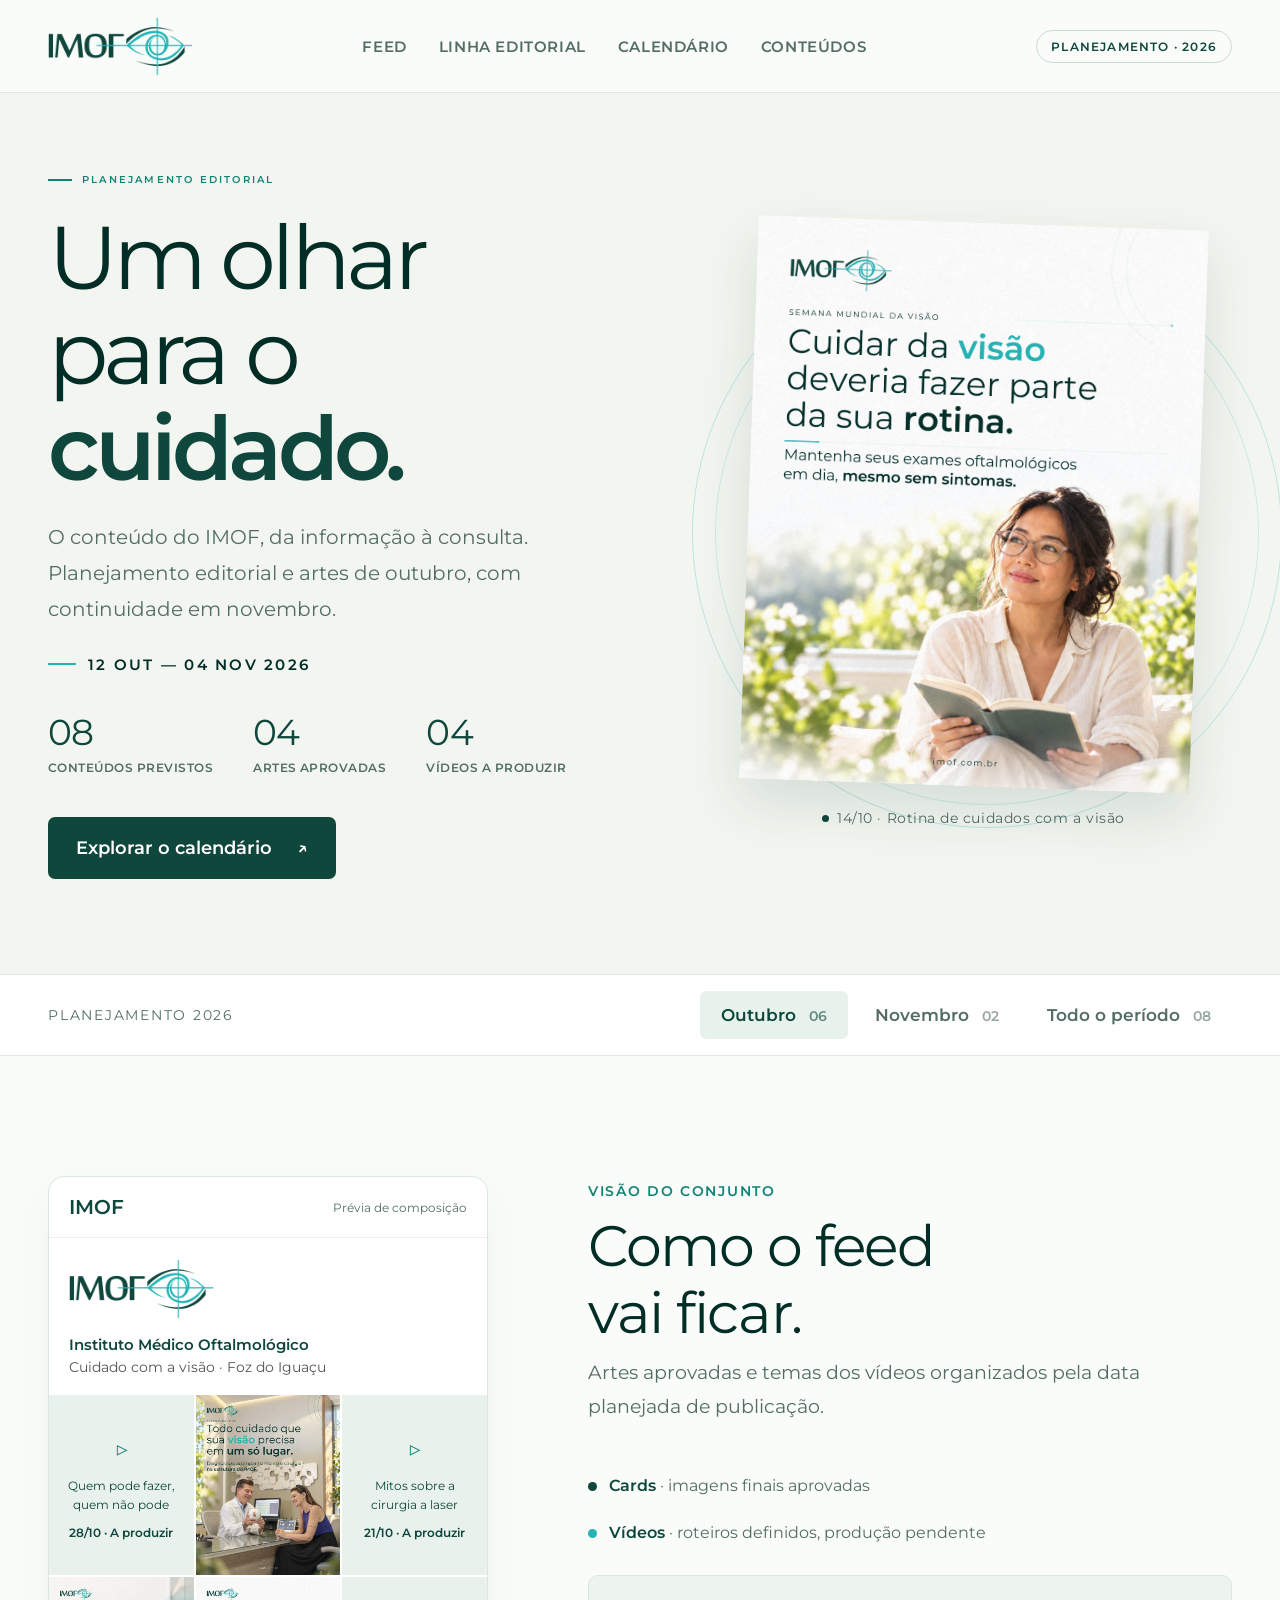
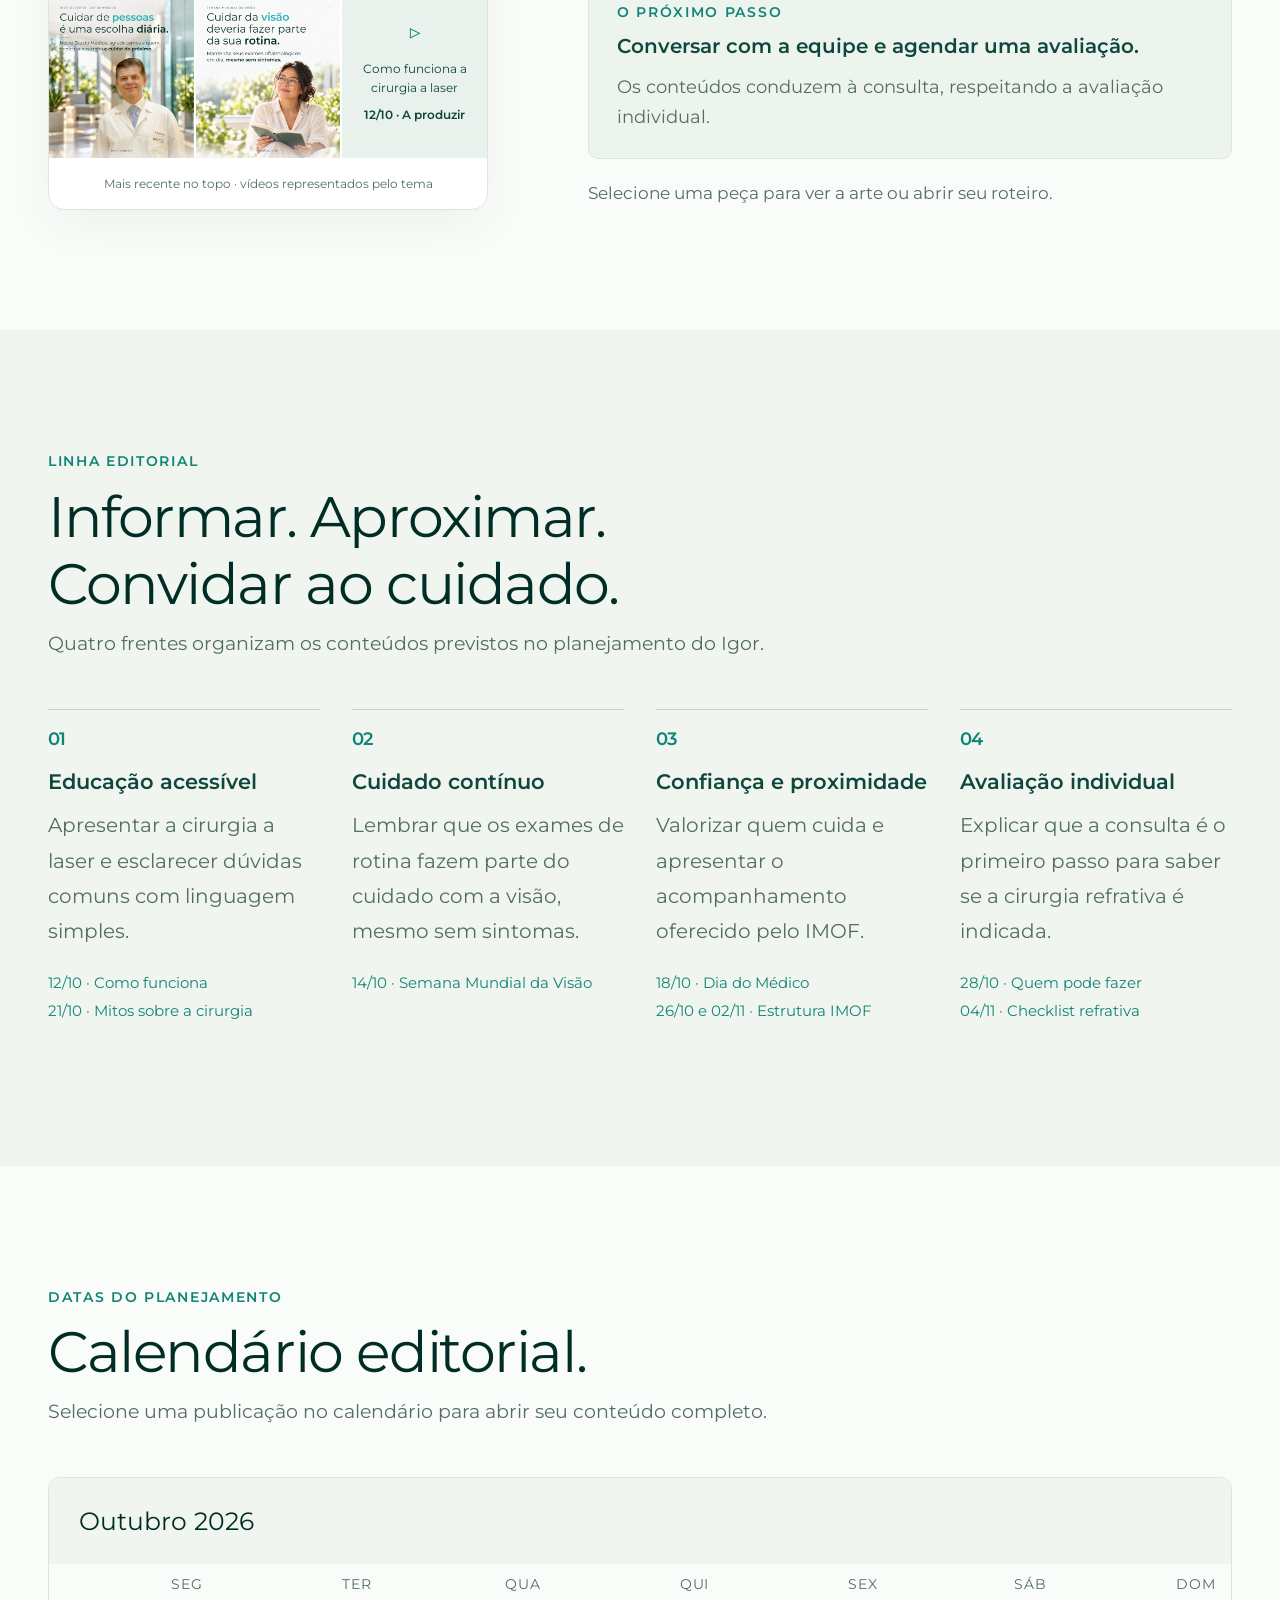
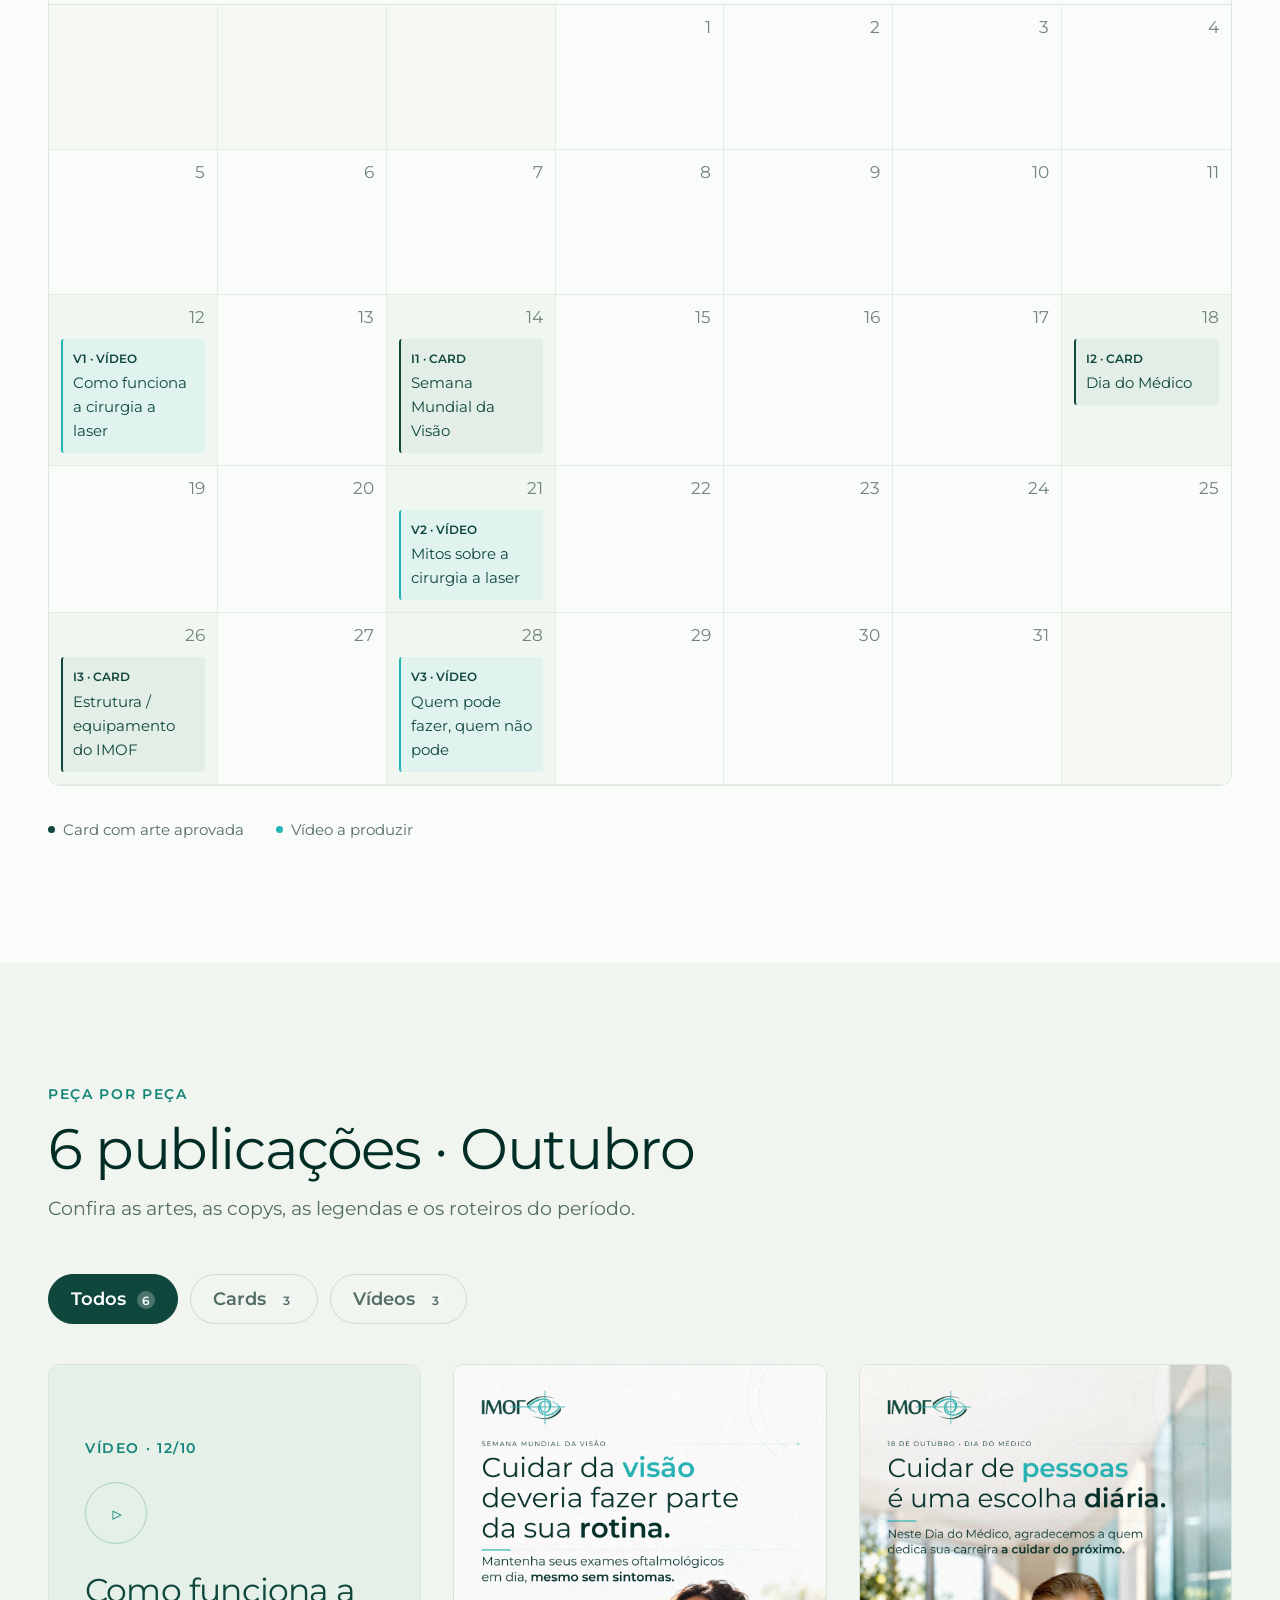
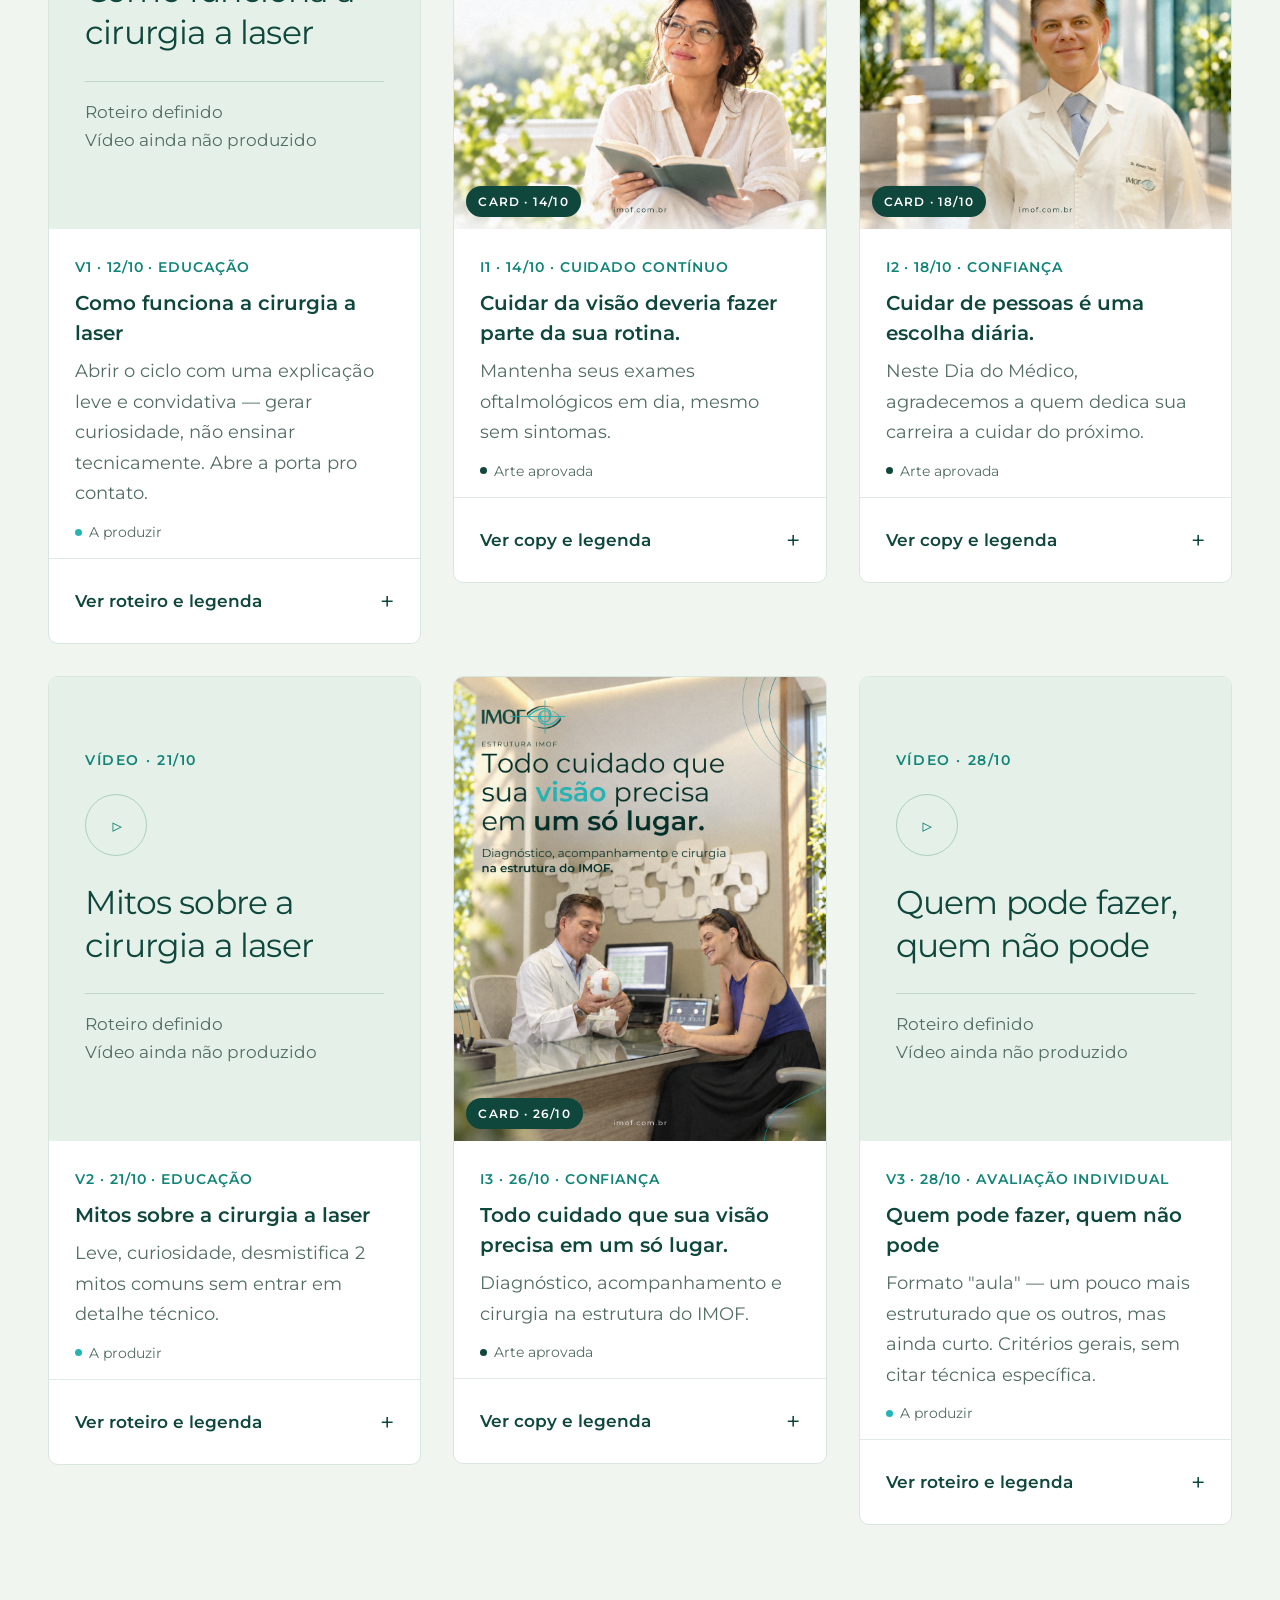
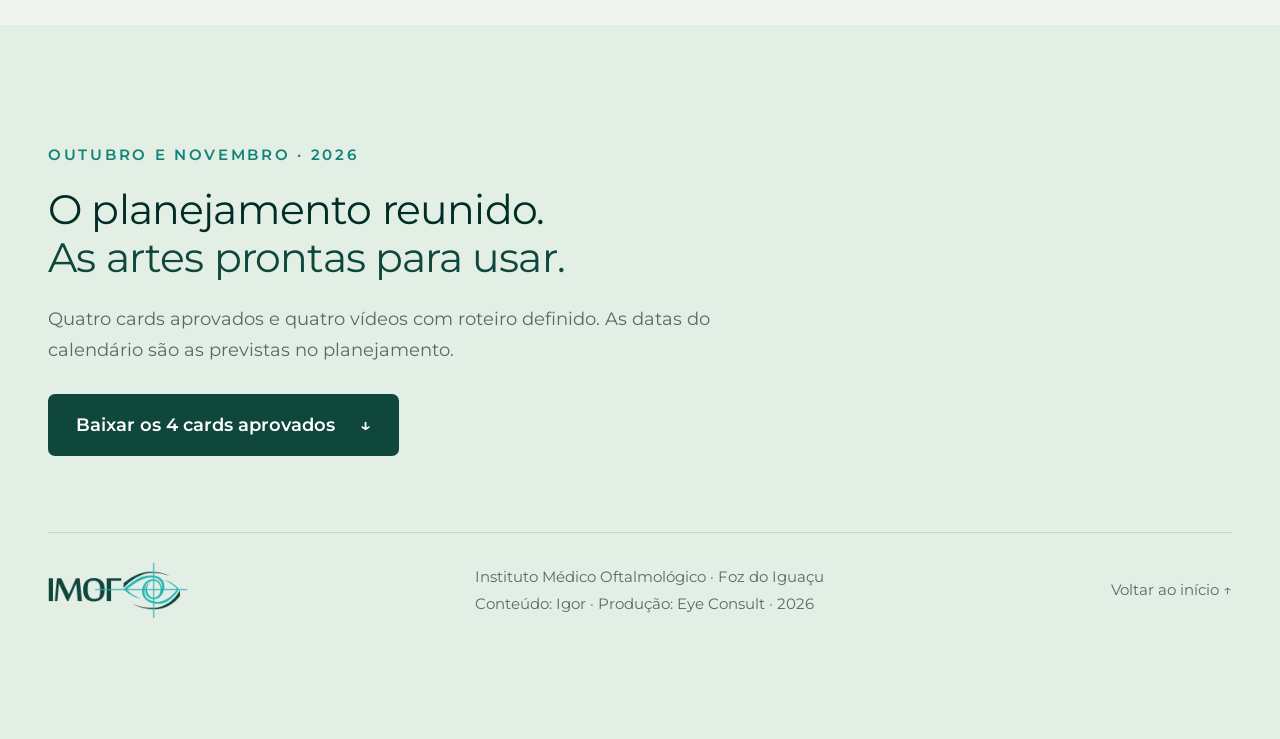
<file: out/index.html>
<!doctype html>
<html lang="pt-BR">
<head><meta charset="utf-8"><meta name="viewport" content="width=device-width,initial-scale=1"><meta name="theme-color" content="#0F473D"><meta name="description" content="Planejamento editorial IMOF: calendário, artes aprovadas, legendas e roteiros. Outubro e novembro de 2026."><title>IMOF · Calendário editorial · Outubro 2026</title><link rel="icon" href="assets/logo-imof.png"><link rel="stylesheet" href="assets/template.css"><link rel="stylesheet" href="assets/imof.css?v=4"><script src="assets/conteudos.js?v=4" defer></script><script src="assets/app.js?v=4" defer></script></head>
<body>
<a class="skip" href="#conteudos">Ir para conteúdos</a>
<nav class="nav" aria-label="Navegação principal"><a href="#hero" aria-label="IMOF, início"><img src="assets/logo-imof.png" alt="IMOF"></a><div class="nav-links" id="menu"><a href="#feed">Feed</a><a href="#estrategia">Linha editorial</a><a href="#calendario">Calendário</a><a href="#conteudos">Conteúdos</a></div><span class="nav-tag">Planejamento · 2026</span><button class="nav-burger" aria-label="Abrir menu" aria-expanded="false" aria-controls="menu"><span></span><span></span><span></span></button></nav>
<main>
<section id="hero"><div class="container hero-grid"><div class="hero-copy"><span class="eyebrow">PLANEJAMENTO EDITORIAL</span><h1>Um olhar<br>para o <em>cuidado.</em></h1><p class="sub">O conteúdo do IMOF, da informação à consulta. Planejamento editorial e artes de outubro, com continuidade em novembro.</p><div class="period"><span class="period-line"></span>12 OUT — 04 NOV 2026</div><div class="meta"><div class="meta-item"><span>08</span><span>Conteúdos previstos</span></div><div class="meta-item"><span>04</span><span>Artes aprovadas</span></div><div class="meta-item"><span>04</span><span>Vídeos a produzir</span></div></div><a class="cta-final" href="#calendario">Explorar o calendário <span aria-hidden="true">↗</span></a></div><div class="hero-art"><div class="orb" aria-hidden="true"></div><button class="hero-preview" data-lightbox="I1" aria-label="Ampliar arte sobre cuidados com a visão"><img src="assets/2026-10-14_I1_final.png" alt="Card aprovado: Cuidar da visão deveria fazer parte da sua rotina." width="1080" height="1350"></button><span class="art-caption"><span class="status-dot"></span>14/10 · Rotina de cuidados com a visão</span></div></div></section>
<div class="month-bar"><div class="container month-inner"><span class="month-label">PLANEJAMENTO 2026</span><div class="month-options" role="group" aria-label="Escolher período"><button class="active" data-month="10" aria-pressed="true">Outubro <span>06</span></button><button data-month="11" aria-pressed="false">Novembro <span>02</span></button><button data-month="all" aria-pressed="false">Todo o período <span>08</span></button></div></div></div>
<section id="feed"><div class="container"><div class="phone"><div class="phone-hd"><span class="uname">IMOF</span><span class="preview-label">Prévia de composição</span></div><div class="phone-bio"><img src="assets/logo-imof.png" alt="IMOF" width="115"><div class="nm">Instituto Médico Oftalmológico</div><div class="sp">Cuidado com a visão · Foz do Iguaçu</div></div><div class="pgrid" id="feed-grid"></div><div class="phone-note">Mais recente no topo · vídeos representados pelo tema</div></div><div class="feed-side"><div class="section-head"><span class="label">Visão do conjunto</span><h2>Como o feed<br>vai ficar.</h2><p>Artes aprovadas e temas dos vídeos organizados pela data planejada de publicação.</p></div><div class="feed-legend"><div class="fl-item"><span class="fl-dot" style="background:#0F473D"></span><span><strong>Cards</strong> · imagens finais aprovadas</span></div><div class="fl-item"><span class="fl-dot" style="background:#25B4B6"></span><span><strong>Vídeos</strong> · roteiros definidos, produção pendente</span></div></div><div class="cta-box"><div class="lbl">O próximo passo</div><strong>Conversar com a equipe e agendar uma avaliação.</strong><small>Os conteúdos conduzem à consulta, respeitando a avaliação individual.</small></div><p class="feed-help">Selecione uma peça para ver a arte ou abrir seu roteiro.</p></div></div></section>
<section id="estrategia"><div class="container"><div class="section-head"><span class="label">Linha editorial</span><h2>Informar. Aproximar.<br>Convidar ao cuidado.</h2><p>Quatro frentes organizam os conteúdos previstos no planejamento do Igor.</p></div><div class="pillars"><article class="pillar"><div class="p-num">01</div><h3>Educação acessível</h3><p class="desc">Apresentar a cirurgia a laser e esclarecer dúvidas comuns com linguagem simples.</p><span class="pillar-ref">12/10 · Como funciona<br>21/10 · Mitos sobre a cirurgia</span></article><article class="pillar"><div class="p-num">02</div><h3>Cuidado contínuo</h3><p class="desc">Lembrar que os exames de rotina fazem parte do cuidado com a visão, mesmo sem sintomas.</p><span class="pillar-ref">14/10 · Semana Mundial da Visão</span></article><article class="pillar"><div class="p-num">03</div><h3>Confiança e proximidade</h3><p class="desc">Valorizar quem cuida e apresentar o acompanhamento oferecido pelo IMOF.</p><span class="pillar-ref">18/10 · Dia do Médico<br>26/10 e 02/11 · Estrutura IMOF</span></article><article class="pillar"><div class="p-num">04</div><h3>Avaliação individual</h3><p class="desc">Explicar que a consulta é o primeiro passo para saber se a cirurgia refrativa é indicada.</p><span class="pillar-ref">28/10 · Quem pode fazer<br>04/11 · Checklist refrativa</span></article></div></div></section>
<section id="calendario"><div class="container"><div class="section-head"><span class="label">Datas do planejamento</span><h2>Calendário editorial.</h2><p>Selecione uma publicação no calendário para abrir seu conteúdo completo.</p></div><div id="calendar-grid"></div><div class="calendar-legend"><span><i class="status-dot"></i>Card com arte aprovada</span><span><i class="video-dot"></i>Vídeo a produzir</span></div></div></section>
<section id="conteudos"><div class="container"><div class="section-head"><span class="label">Peça por peça</span><h2 id="content-heading">6 publicações · Outubro</h2><p>Confira as artes, as copys, as legendas e os roteiros do período.</p></div><div class="filter-bar" role="group" aria-label="Filtrar por formato"><button class="filter-btn active" data-format="todos" aria-pressed="true">Todos <span class="filter-count" id="count-all">6</span></button><button class="filter-btn" data-format="card" aria-pressed="false">Cards <span class="filter-count" id="count-card">3</span></button><button class="filter-btn" data-format="reel" aria-pressed="false">Vídeos <span class="filter-count" id="count-reel">3</span></button></div><div class="posts-grid" id="post-grid"></div></div></section>
<section id="resumo"><div class="container"><span class="eyebrow">OUTUBRO E NOVEMBRO · 2026</span><h2 class="closing">O planejamento reunido.<br><em>As artes prontas para usar.</em></h2><p class="summary-text">Quatro cards aprovados e quatro vídeos com roteiro definido. As datas do calendário são as previstas no planejamento.</p><a class="cta-final" href="assets/posts-imof-aprovados.zip" download>Baixar os 4 cards aprovados <span aria-hidden="true">↓</span></a><div class="foot"><img src="assets/logo-imof.png" alt="IMOF"><p>Instituto Médico Oftalmológico · Foz do Iguaçu<br>Conteúdo: Igor · Produção: Eye Consult · 2026</p><a href="#hero">Voltar ao início ↑</a></div></div></section>
</main>
<dialog id="lightbox" aria-label="Arte ampliada"><div class="dialog-head"><span id="lightbox-title"></span><button id="close-lightbox" aria-label="Fechar imagem">✕</button></div><img id="lightbox-image" alt=""><a id="lightbox-download" download>Baixar arte ↓</a></dialog><div id="toast" role="status" aria-live="polite"></div><noscript><p>Ative o JavaScript para explorar o calendário. <a href="assets/posts-imof-aprovados.zip">Baixar cards aprovados.</a></p></noscript>
</body></html>
</file>
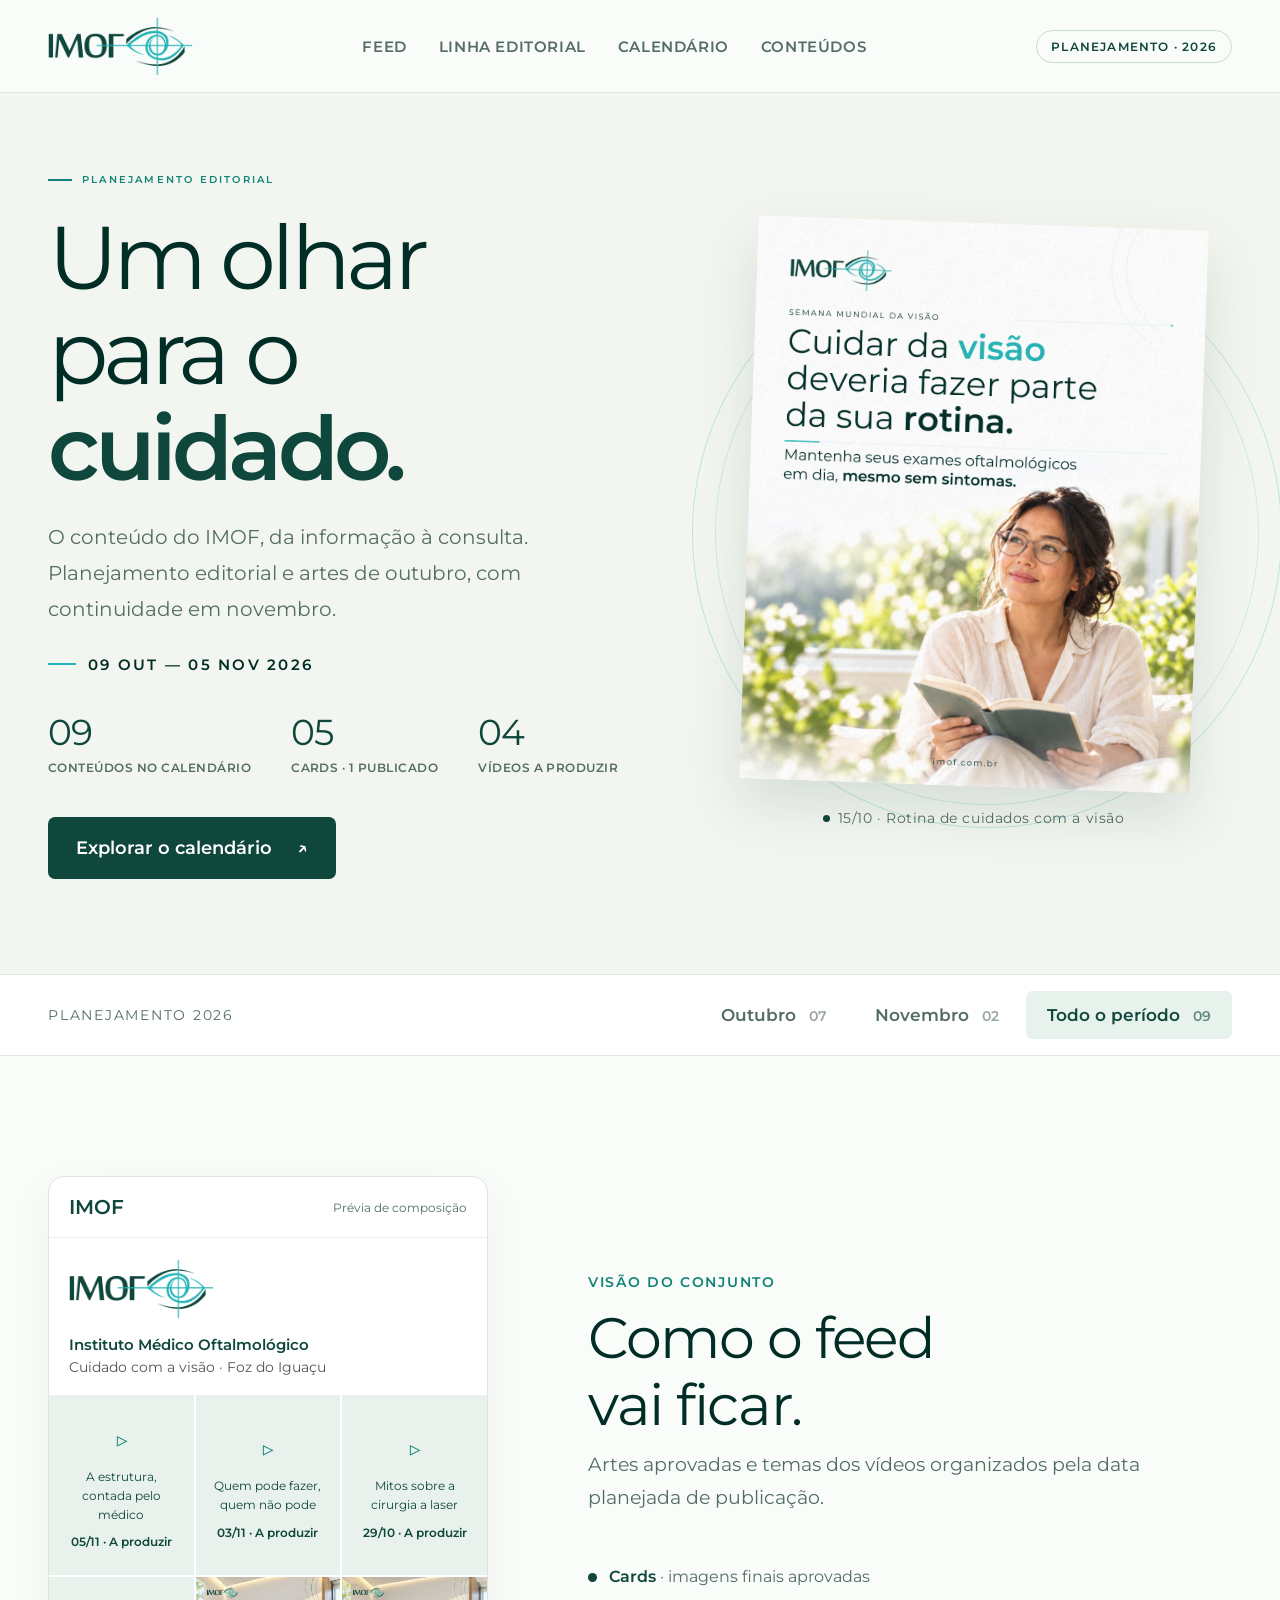
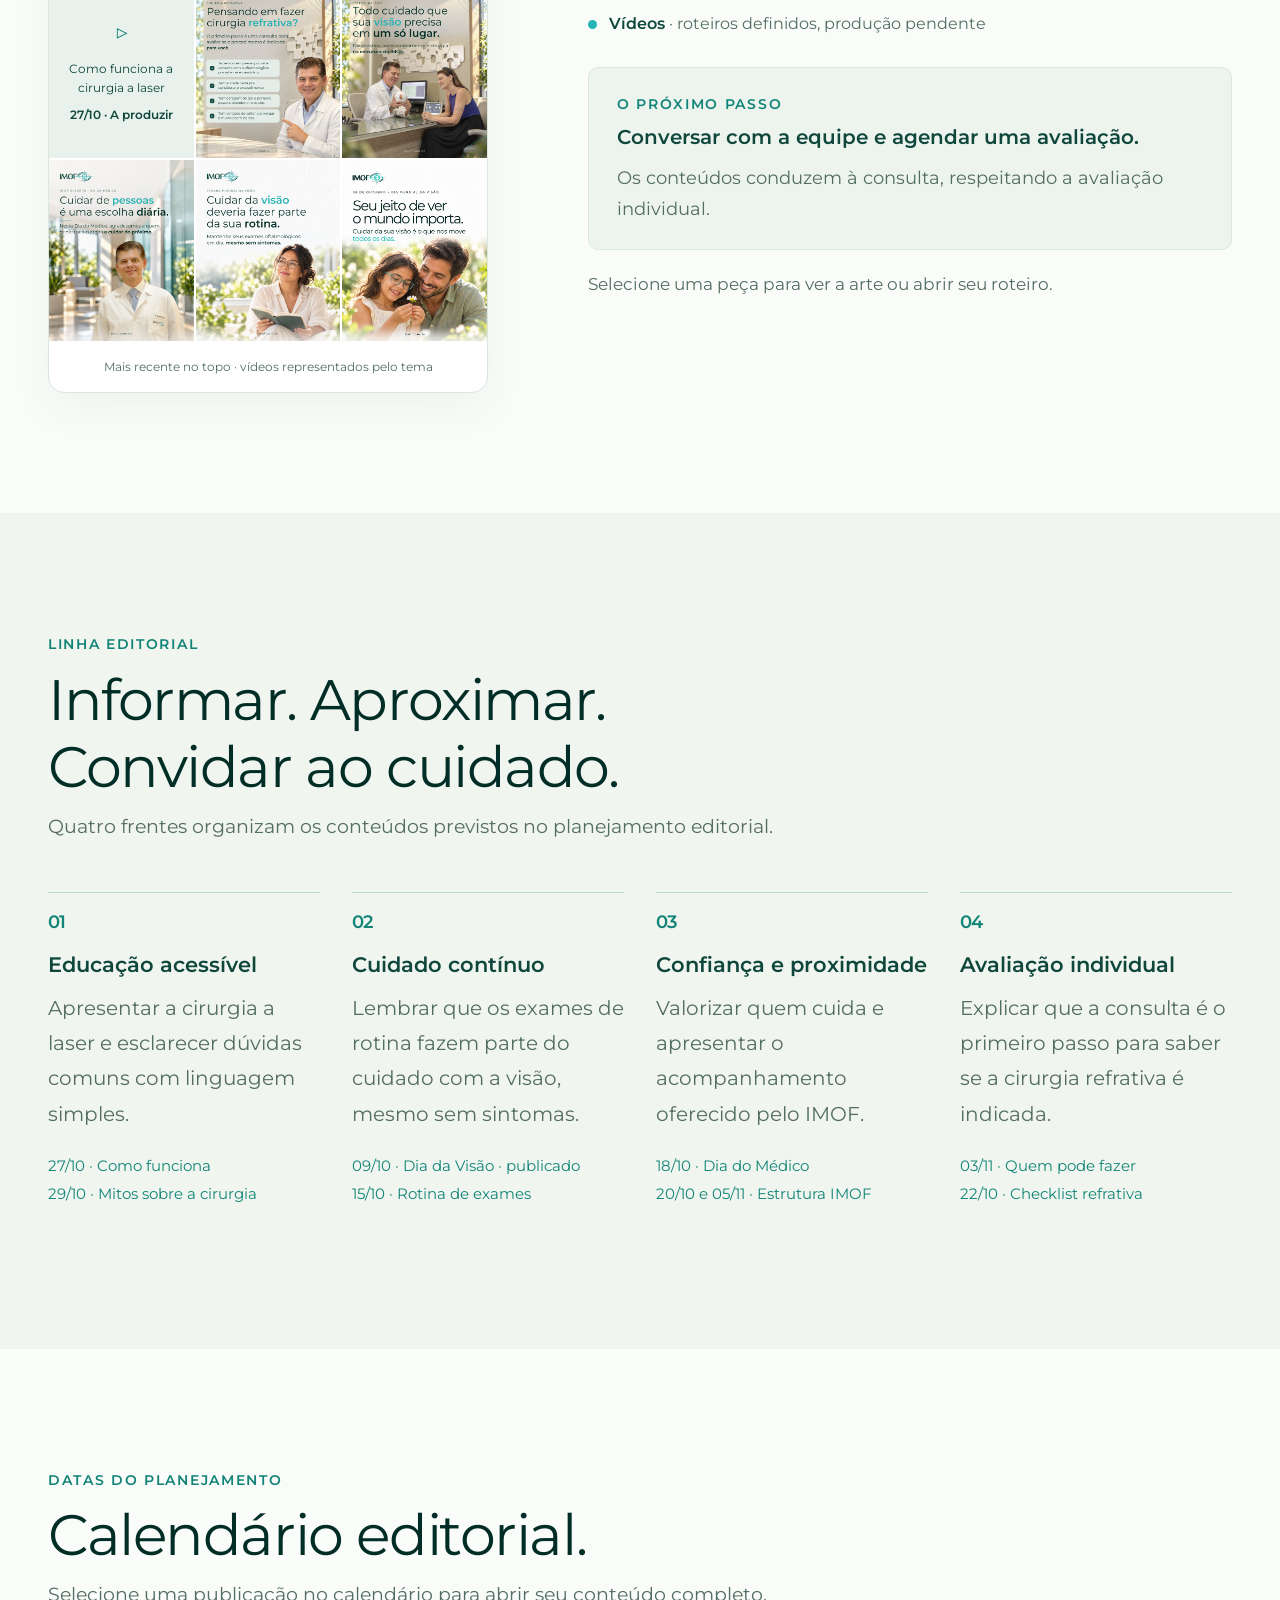
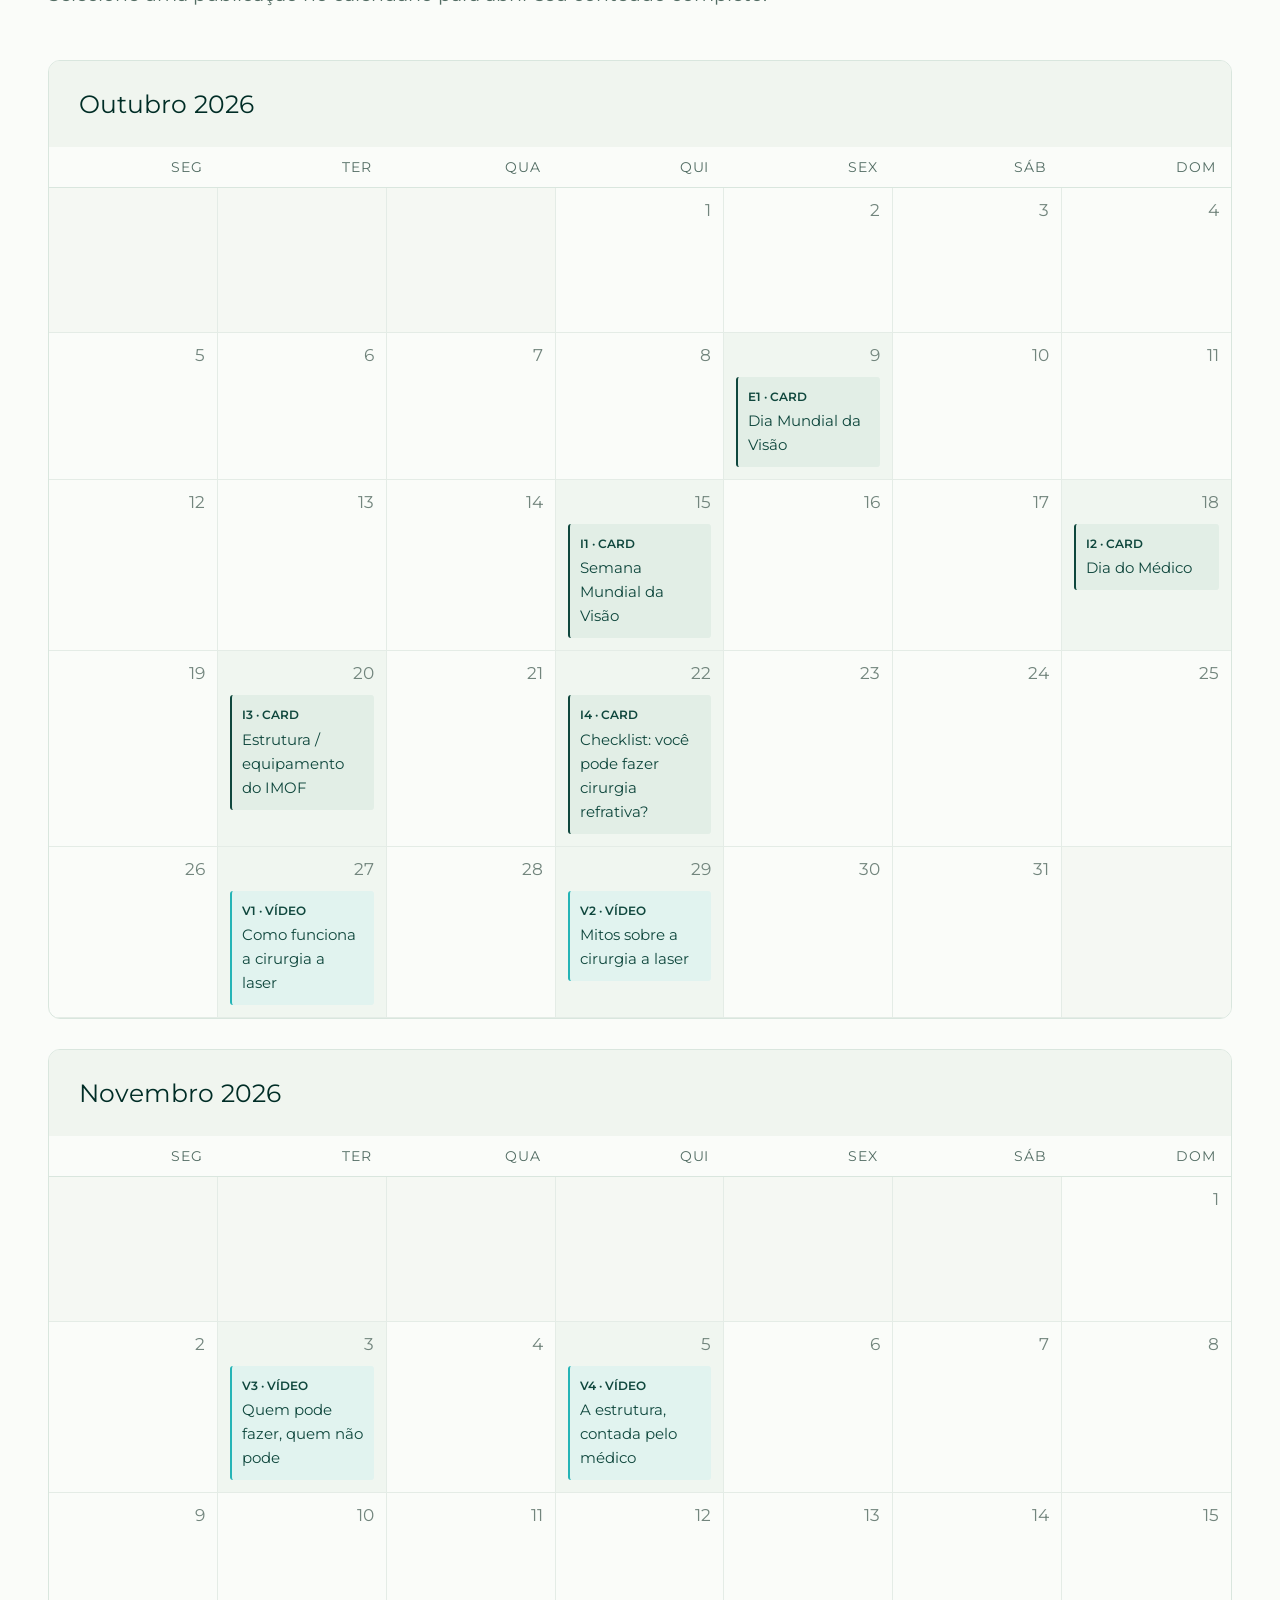
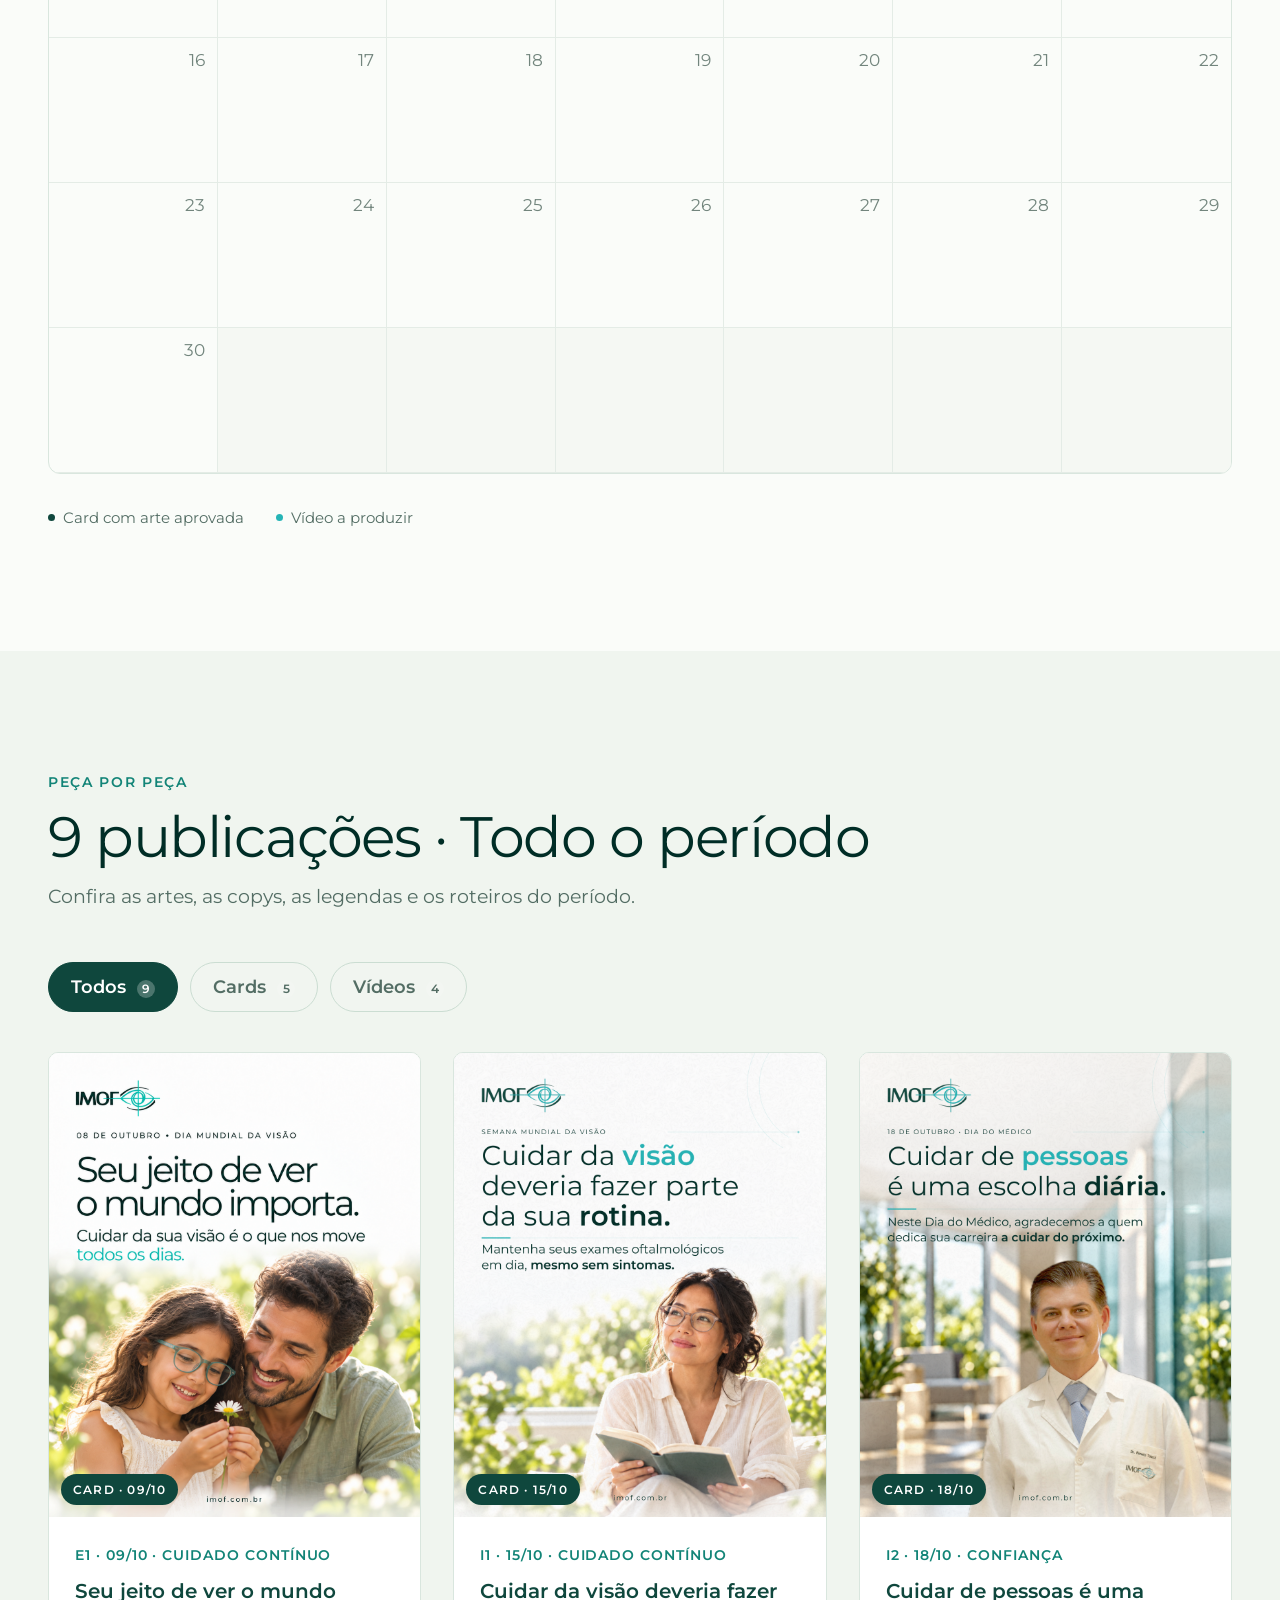
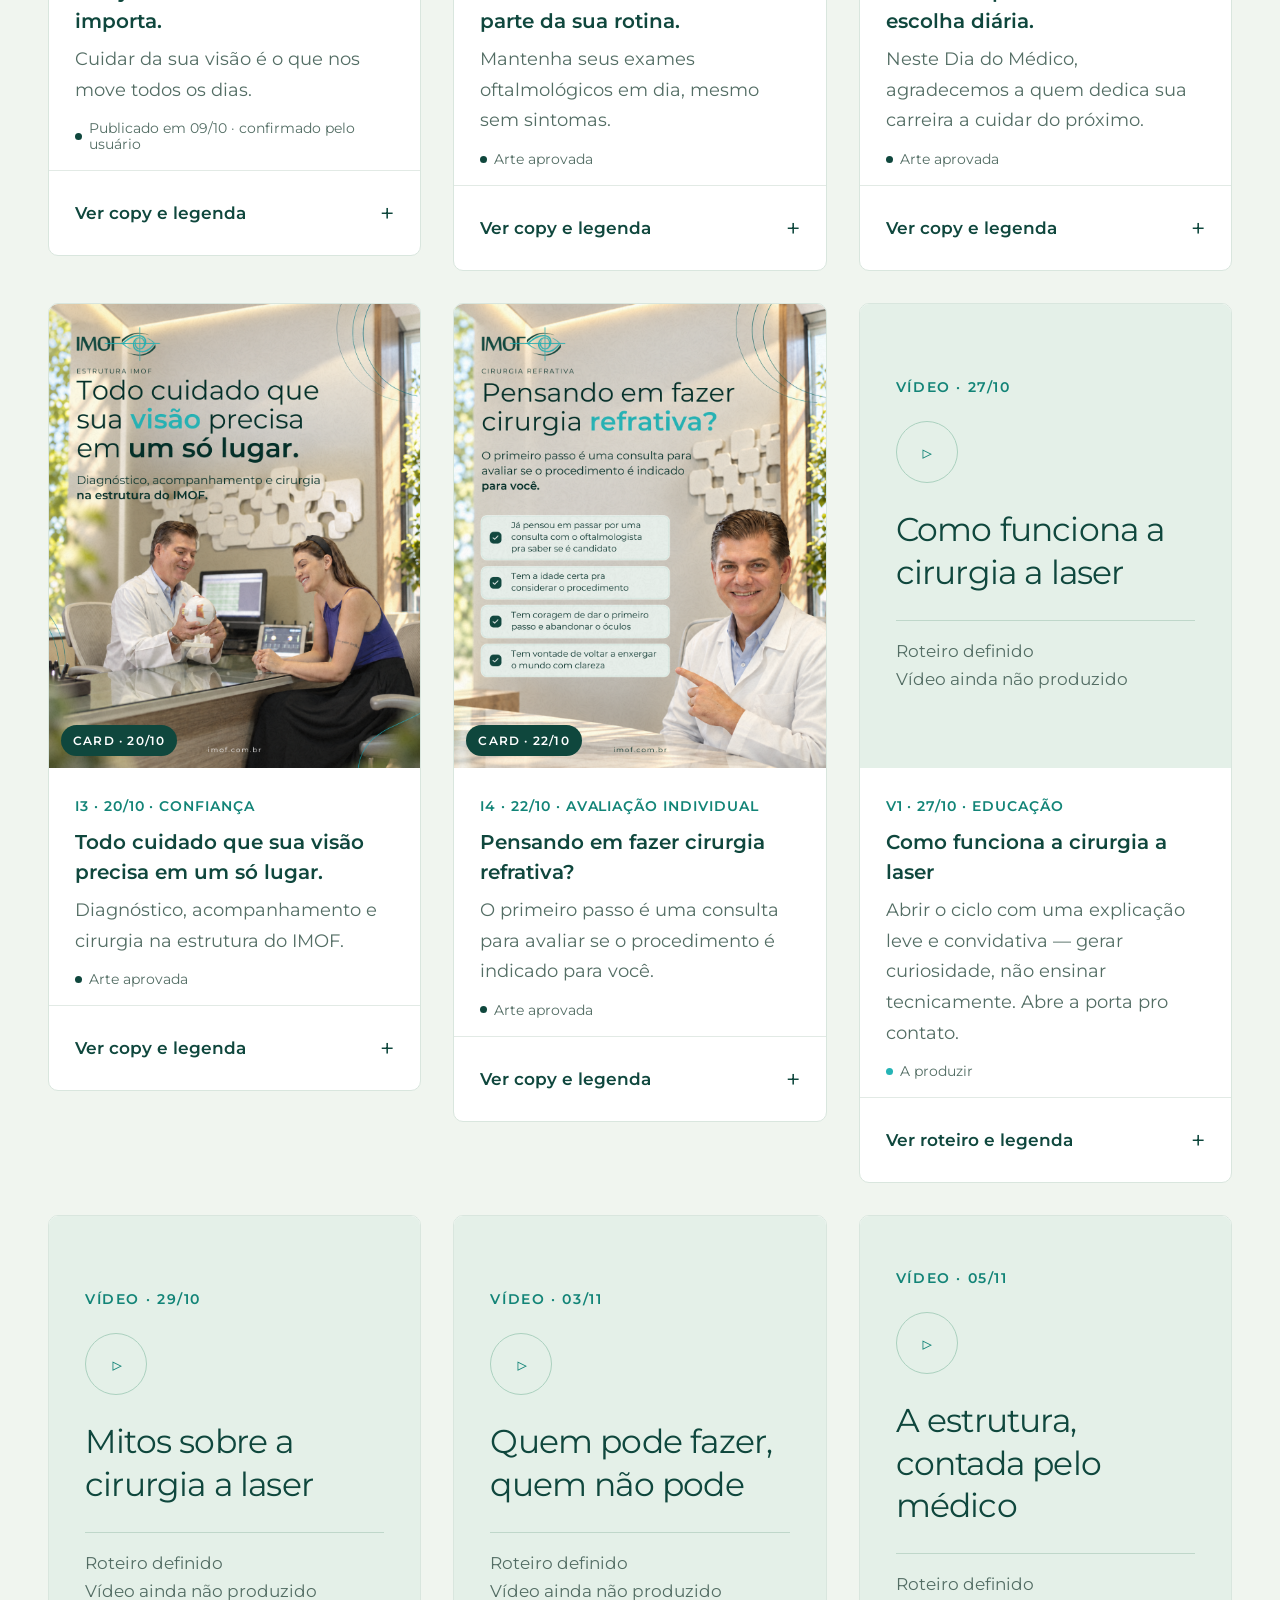
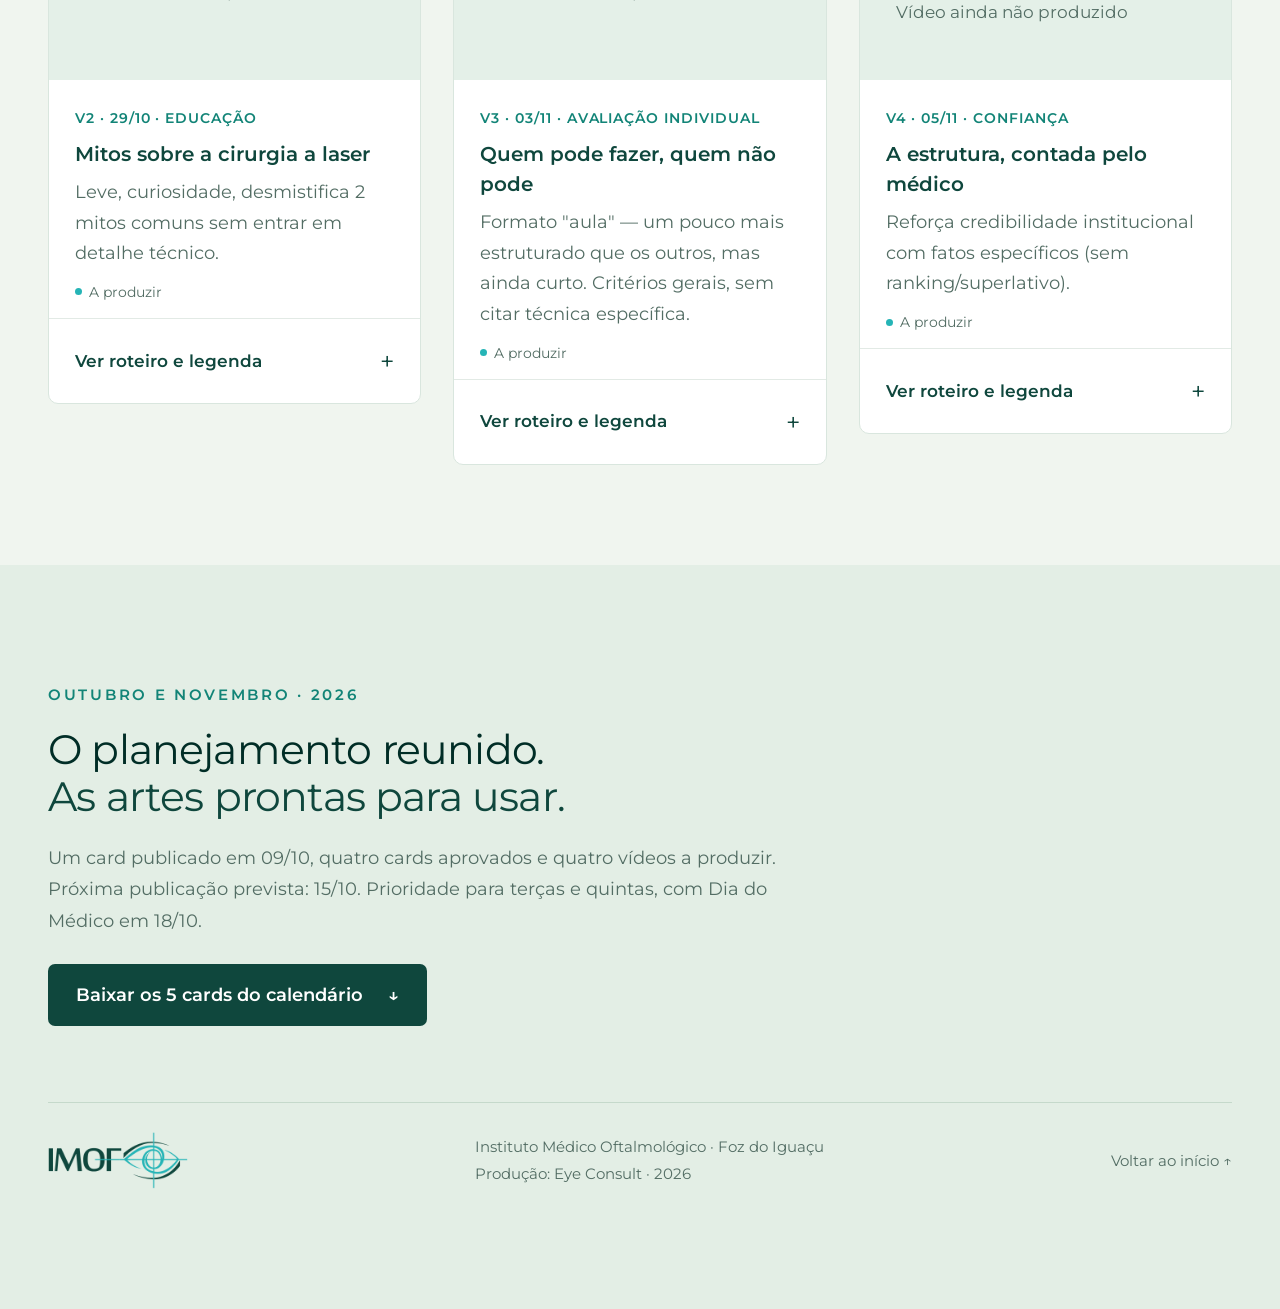
<file: calendario-editorial/outubro-2026/index.html>
<!doctype html>
<html lang="pt-BR">
<head><meta charset="utf-8"><meta name="viewport" content="width=device-width,initial-scale=1"><meta name="theme-color" content="#0F473D"><meta name="description" content="Planejamento editorial IMOF: calendário, artes aprovadas, legendas e roteiros. Outubro e novembro de 2026."><title>IMOF · Calendário editorial · Outubro 2026</title><link rel="icon" href="assets/logo-imof.png"><link rel="stylesheet" href="assets/template.css"><link rel="stylesheet" href="assets/imof.css?v=7"><script src="assets/conteudos.js?v=7" defer></script><script src="assets/app.js?v=7" defer></script></head>
<body>
<a class="skip" href="#conteudos">Ir para conteúdos</a>
<nav class="nav" aria-label="Navegação principal"><a href="#hero" aria-label="IMOF, início"><img src="assets/logo-imof.png" alt="IMOF"></a><div class="nav-links" id="menu"><a href="#feed">Feed</a><a href="#estrategia">Linha editorial</a><a href="#calendario">Calendário</a><a href="#conteudos">Conteúdos</a></div><span class="nav-tag">Planejamento · 2026</span><button class="nav-burger" aria-label="Abrir menu" aria-expanded="false" aria-controls="menu"><span></span><span></span><span></span></button></nav>
<main>
<section id="hero"><div class="container hero-grid"><div class="hero-copy"><span class="eyebrow">PLANEJAMENTO EDITORIAL</span><h1>Um olhar<br>para o <em>cuidado.</em></h1><p class="sub">O conteúdo do IMOF, da informação à consulta. Planejamento editorial e artes de outubro, com continuidade em novembro.</p><div class="period"><span class="period-line"></span>09 OUT — 05 NOV 2026</div><div class="meta"><div class="meta-item"><span>09</span><span>Conteúdos no calendário</span></div><div class="meta-item"><span>05</span><span>Cards · 1 publicado</span></div><div class="meta-item"><span>04</span><span>Vídeos a produzir</span></div></div><a class="cta-final" href="#calendario">Explorar o calendário <span aria-hidden="true">↗</span></a></div><div class="hero-art"><div class="orb" aria-hidden="true"></div><button class="hero-preview" data-lightbox="I1" aria-label="Ampliar arte sobre cuidados com a visão"><img src="assets/2026-10-15_I1_final.png" alt="Card aprovado: Cuidar da visão deveria fazer parte da sua rotina." width="1080" height="1350"></button><span class="art-caption"><span class="status-dot"></span>15/10 · Rotina de cuidados com a visão</span></div></div></section>
<div class="month-bar"><div class="container month-inner"><span class="month-label">PLANEJAMENTO 2026</span><div class="month-options" role="group" aria-label="Escolher período"><button data-month="10" aria-pressed="false">Outubro <span>07</span></button><button data-month="11" aria-pressed="false">Novembro <span>02</span></button><button class="active" data-month="all" aria-pressed="true">Todo o período <span>09</span></button></div></div></div>
<section id="feed"><div class="container"><div class="phone"><div class="phone-hd"><span class="uname">IMOF</span><span class="preview-label">Prévia de composição</span></div><div class="phone-bio"><img src="assets/logo-imof.png" alt="IMOF" width="115"><div class="nm">Instituto Médico Oftalmológico</div><div class="sp">Cuidado com a visão · Foz do Iguaçu</div></div><div class="pgrid" id="feed-grid"></div><div class="phone-note">Mais recente no topo · vídeos representados pelo tema</div></div><div class="feed-side"><div class="section-head"><span class="label">Visão do conjunto</span><h2>Como o feed<br>vai ficar.</h2><p>Artes aprovadas e temas dos vídeos organizados pela data planejada de publicação.</p></div><div class="feed-legend"><div class="fl-item"><span class="fl-dot" style="background:#0F473D"></span><span><strong>Cards</strong> · imagens finais aprovadas</span></div><div class="fl-item"><span class="fl-dot" style="background:#25B4B6"></span><span><strong>Vídeos</strong> · roteiros definidos, produção pendente</span></div></div><div class="cta-box"><div class="lbl">O próximo passo</div><strong>Conversar com a equipe e agendar uma avaliação.</strong><small>Os conteúdos conduzem à consulta, respeitando a avaliação individual.</small></div><p class="feed-help">Selecione uma peça para ver a arte ou abrir seu roteiro.</p></div></div></section>
<section id="estrategia"><div class="container"><div class="section-head"><span class="label">Linha editorial</span><h2>Informar. Aproximar.<br>Convidar ao cuidado.</h2><p>Quatro frentes organizam os conteúdos previstos no planejamento editorial.</p></div><div class="pillars"><article class="pillar"><div class="p-num">01</div><h3>Educação acessível</h3><p class="desc">Apresentar a cirurgia a laser e esclarecer dúvidas comuns com linguagem simples.</p><span class="pillar-ref">27/10 · Como funciona<br>29/10 · Mitos sobre a cirurgia</span></article><article class="pillar"><div class="p-num">02</div><h3>Cuidado contínuo</h3><p class="desc">Lembrar que os exames de rotina fazem parte do cuidado com a visão, mesmo sem sintomas.</p><span class="pillar-ref">09/10 · Dia da Visão · publicado<br>15/10 · Rotina de exames</span></article><article class="pillar"><div class="p-num">03</div><h3>Confiança e proximidade</h3><p class="desc">Valorizar quem cuida e apresentar o acompanhamento oferecido pelo IMOF.</p><span class="pillar-ref">18/10 · Dia do Médico<br>20/10 e 05/11 · Estrutura IMOF</span></article><article class="pillar"><div class="p-num">04</div><h3>Avaliação individual</h3><p class="desc">Explicar que a consulta é o primeiro passo para saber se a cirurgia refrativa é indicada.</p><span class="pillar-ref">03/11 · Quem pode fazer<br>22/10 · Checklist refrativa</span></article></div></div></section>
<section id="calendario"><div class="container"><div class="section-head"><span class="label">Datas do planejamento</span><h2>Calendário editorial.</h2><p>Selecione uma publicação no calendário para abrir seu conteúdo completo.</p></div><div id="calendar-grid"></div><div class="calendar-legend"><span><i class="status-dot"></i>Card com arte aprovada</span><span><i class="video-dot"></i>Vídeo a produzir</span></div></div></section>
<section id="conteudos"><div class="container"><div class="section-head"><span class="label">Peça por peça</span><h2 id="content-heading">7 publicações · Outubro</h2><p>Confira as artes, as copys, as legendas e os roteiros do período.</p></div><div class="filter-bar" role="group" aria-label="Filtrar por formato"><button class="filter-btn active" data-format="todos" aria-pressed="true">Todos <span class="filter-count" id="count-all">7</span></button><button class="filter-btn" data-format="card" aria-pressed="false">Cards <span class="filter-count" id="count-card">5</span></button><button class="filter-btn" data-format="reel" aria-pressed="false">Vídeos <span class="filter-count" id="count-reel">2</span></button></div><div class="posts-grid" id="post-grid"></div></div></section>
<section id="resumo"><div class="container"><span class="eyebrow">OUTUBRO E NOVEMBRO · 2026</span><h2 class="closing">O planejamento reunido.<br><em>As artes prontas para usar.</em></h2><p class="summary-text">Um card publicado em 09/10, quatro cards aprovados e quatro vídeos a produzir. Próxima publicação prevista: 15/10. Prioridade para terças e quintas, com Dia do Médico em 18/10.</p><a class="cta-final" href="assets/posts-imof-aprovados.zip" download>Baixar os 5 cards do calendário <span aria-hidden="true">↓</span></a><div class="foot"><img src="assets/logo-imof.png" alt="IMOF"><p>Instituto Médico Oftalmológico · Foz do Iguaçu<br>Produção: Eye Consult · 2026</p><a href="#hero">Voltar ao início ↑</a></div></div></section>
</main>
<dialog id="lightbox" aria-label="Arte ampliada"><div class="dialog-head"><span id="lightbox-title"></span><button id="close-lightbox" aria-label="Fechar imagem">✕</button></div><img id="lightbox-image" alt=""><a id="lightbox-download" download>Baixar arte ↓</a></dialog><div id="toast" role="status" aria-live="polite"></div><noscript><p>Ative o JavaScript para explorar o calendário. <a href="assets/posts-imof-aprovados.zip">Baixar cards aprovados.</a></p></noscript>
</body></html>
</file>
<file: out/assets/template.css>
:root {
      --navy:      #353552;
      --dark:      #1a1b2e;
      --darker:    #12131f;
      --navy-mid:  #474970;
      --red:       #BD2839;
      --red-dark:  #B12939;
      --white:     #FFFFFF;
      --offwhite:  #F0EFEF;
      --gray:      #DAD9DF;
      --gray-blue: #9091A4;
      --text:      #3A3A4F;
      --font: 'Montserrat', sans-serif;
    }
    *, *::before, *::after { box-sizing: border-box; margin: 0; padding: 0; }
    html { scroll-behavior: smooth; }
    body { background: var(--darker); font-family: var(--font); color: var(--white); overflow-x: hidden; }

    /* ─── NAV ─── */
    .nav {
      position: fixed; top: 0; left: 0; right: 0; z-index: 100;
      padding: 14px 48px;
      display: flex; justify-content: space-between; align-items: center;
      background: rgba(18,19,31,0.92);
      backdrop-filter: blur(16px);
      border-bottom: 1px solid rgba(255,255,255,0.04);
    }
    .nav img { height: 20px; }
    .nav-links { display: flex; gap: 24px; }
    .nav-links a {
      font-size: 11px; font-weight: 600; letter-spacing: 0.1em;
      text-transform: uppercase; color: rgba(255,255,255,0.4);
      text-decoration: none; transition: color 0.2s;
    }
    .nav-links a:hover { color: white; }
    .nav-tag {
      font-size: 10px; font-weight: 700; letter-spacing: 0.1em;
      text-transform: uppercase; color: var(--red);
      padding: 4px 12px; border: 1px solid rgba(189,40,57,0.35);
      border-radius: 100px;
    }
    .nav-burger {
      display: none; flex-direction: column; gap: 5px;
      background: none; border: none; cursor: pointer; padding: 4px;
    }
    .nav-burger span { display: block; width: 22px; height: 2px; background: rgba(255,255,255,0.6); border-radius: 2px; }
    .mes-switch { display: flex; gap: 4px; }
    .mes-switch a { font-size: 10px; font-weight: 700; letter-spacing: 0.08em; text-transform: uppercase; text-decoration: none; padding: 5px 12px; border-radius: 100px; border: 1px solid rgba(255,255,255,0.1); color: rgba(255,255,255,0.35); transition: all 0.15s; }
    .mes-switch a:hover { color: white; border-color: rgba(255,255,255,0.3); }
    .mes-switch a.active { background: var(--red); border-color: var(--red); color: white; }

    /* ─── UTILS ─── */
    .red { color: var(--red); }
    .reveal { opacity: 0; transform: translateY(28px); transition: opacity 0.65s ease, transform 0.65s ease; }
    .reveal.visible { opacity: 1; transform: none; }
    .d1 { transition-delay: 0.08s; } .d2 { transition-delay: 0.16s; }
    .d3 { transition-delay: 0.24s; } .d4 { transition-delay: 0.32s; }
    section { min-height: 100vh; display: flex; align-items: center; padding: 120px 48px 80px; }
    .container { max-width: 1200px; margin: 0 auto; width: 100%; }
    .section-head { margin-bottom: 56px; }
    .section-head .label { font-size: 10px; font-weight: 700; letter-spacing: 0.22em; text-transform: uppercase; color: var(--red); margin-bottom: 10px; display: block; }
    .section-head h2 { font-size: clamp(32px, 4vw, 52px); font-weight: 800; line-height: 1.08; letter-spacing: -0.025em; }
    .section-head p { font-size: 16px; color: var(--gray-blue); margin-top: 10px; line-height: 1.5; max-width: 520px; }

    /* ─── HERO ─── */
    #hero { background: var(--dark); position: relative; overflow: hidden; padding: 0; align-items: stretch; }
    #hero .photo-side { position: absolute; right: 0; top: 0; bottom: 0; width: 50%; overflow: hidden; }
    #hero .photo-side img { width: 100%; height: 100%; object-fit: cover; object-position: center top; filter: saturate(0.75) brightness(0.6); }
    #hero .photo-side::after { content: ''; position: absolute; inset: 0; background: linear-gradient(to right, var(--dark) 0%, rgba(26,27,46,0.35) 55%, transparent 80%); }
    #hero .dots { position: absolute; inset: 0; background-image: radial-gradient(circle, rgba(71,73,112,0.18) 1px, transparent 1px); background-size: 24px 24px; pointer-events: none; z-index: 1; }
    #hero .content { position: relative; z-index: 2; max-width: 1200px; margin: 0 auto; width: 100%; padding: 0 48px; display: flex; flex-direction: column; justify-content: center; min-height: 100vh; }
    #hero .eyebrow { font-size: 10px; font-weight: 700; letter-spacing: 0.22em; text-transform: uppercase; color: var(--red); margin-bottom: 24px; display: flex; align-items: center; gap: 10px; }
    #hero .eyebrow::before { content: ''; display: block; width: 24px; height: 2px; background: var(--red); }
    #hero h1 { font-size: clamp(48px, 6vw, 84px); font-weight: 900; line-height: 1.02; letter-spacing: -0.03em; max-width: 580px; }
    #hero .sub { font-size: clamp(14px, 1.6vw, 20px); font-weight: 400; color: var(--gray-blue); margin-top: 20px; line-height: 1.5; max-width: 440px; }
    #hero .meta { display: flex; gap: 36px; margin-top: 48px; flex-wrap: wrap; }
    #hero .meta-item span:first-child { display: block; font-size: 36px; font-weight: 900; color: var(--red); letter-spacing: -0.02em; line-height: 1; }
    #hero .meta-item span:last-child { font-size: 11px; font-weight: 600; color: var(--gray-blue); letter-spacing: 0.1em; text-transform: uppercase; margin-top: 4px; display: block; }
    #hero .scroll-hint { position: absolute; bottom: 32px; left: 50%; transform: translateX(-50%); font-size: 9px; font-weight: 600; letter-spacing: 0.15em; text-transform: uppercase; color: rgba(255,255,255,0.2); display: flex; flex-direction: column; align-items: center; gap: 6px; }
    #hero .scroll-hint::after { content: ''; width: 1px; height: 28px; background: linear-gradient(to bottom, rgba(255,255,255,0.2), transparent); animation: ph 2s ease-in-out infinite; }
    @keyframes ph { 0%,100%{opacity:.3} 50%{opacity:1} }

    /* ─── FEED ─── */
    #feed { background: var(--darker); }
    #feed .container { display: flex; gap: 56px; align-items: flex-start; }
    .phone {
      background: #fff; border-radius: 22px; overflow: hidden; width: 340px; flex-shrink: 0;
      box-shadow: 0 28px 80px rgba(0,0,0,0.65);
      transition: transform 0.35s cubic-bezier(.22,1,.36,1), box-shadow 0.35s ease;
    }
    .phone:hover {
      transform: translateY(-10px) scale(1.025);
      box-shadow: 0 44px 100px rgba(0,0,0,0.75), 0 0 0 1px rgba(189,40,57,0.18), 0 0 40px rgba(189,40,57,0.08);
    }
    .phone-hd { padding: 12px 16px 10px; border-bottom: 1px solid #eee; }
    .phone-hd .uname { font-size: 14px; font-weight: 800; color: #000; }
    .phone-hd .row { display: flex; align-items: center; gap: 14px; margin-top: 8px; }
    .phone-hd .av { width: 42px; height: 42px; border-radius: 50%; object-fit: cover; border: 2px solid var(--red); flex-shrink: 0; }
    .phone-hd .stats { display: flex; gap: 16px; }
    .phone-hd .st span:first-child { display: block; font-size: 13px; font-weight: 700; color: #000; text-align: center; }
    .phone-hd .st span:last-child { font-size: 10px; color: #888; text-align: center; display: block; }
    .phone-bio { padding: 6px 16px 10px; }
    .phone-bio .nm { font-size: 12px; font-weight: 700; color: #000; }
    .phone-bio .sp { font-size: 11px; color: #555; }
    .phone-bio .ph { font-size: 11px; font-weight: 700; color: var(--red); margin-top: 2px; }
    .pgrid { display: grid; grid-template-columns: repeat(3, 1fr); gap: 2px; }
    .pgrid .cell { aspect-ratio: 1/1; overflow: hidden; position: relative; cursor: pointer; }
    .pgrid .cell img { width: 100%; height: 100%; object-fit: cover; display: block; transition: transform 0.3s; }
    .pgrid .cell:hover img { transform: scale(1.06); }
    .pgrid .cell.reel { background: var(--dark); display: flex; flex-direction: column; align-items: center; justify-content: center; gap: 4px; }
    .pgrid .cell.foto { background: linear-gradient(135deg, #1a2030, #2a2b40); display: flex; flex-direction: column; align-items: center; justify-content: center; gap: 4px; }
    .reel-ic { width: 24px; height: 18px; border: 2px solid rgba(255,255,255,0.5); border-radius: 3px; position: relative; display: flex; align-items: center; justify-content: center; font-size: 9px; color: var(--red); }
    .reel-ic::before { content:''; position:absolute; right:-7px; top:-5px; border:5px solid transparent; border-left:8px solid rgba(255,255,255,0.5); transform:rotate(-15deg); }
    .pgrid .cell.reel span, .pgrid .cell.foto span { font-size: 7px; font-weight: 800; letter-spacing: 0.1em; text-transform: uppercase; color: rgba(255,255,255,0.7); }
    .prod-b { position: absolute; bottom: 5px; left: 50%; transform: translateX(-50%); background: var(--red); color: white; font-size: 6px; font-weight: 700; letter-spacing: 0.08em; text-transform: uppercase; padding: 2px 6px; border-radius: 100px; white-space: nowrap; }
    .feed-side { flex: 1; }
    .feed-legend { display: flex; flex-direction: column; gap: 12px; margin-top: 28px; }
    .fl-item { display: flex; align-items: center; gap: 12px; font-size: 13px; font-weight: 500; color: var(--gray-blue); }
    .fl-dot { width: 9px; height: 9px; border-radius: 50%; flex-shrink: 0; }
    .fl-item strong { font-weight: 700; color: white; }
    .cta-box { margin-top: 28px; padding: 18px 22px; background: rgba(189,40,57,0.07); border: 1px solid rgba(189,40,57,0.15); border-radius: 10px; }
    .cta-box .lbl { font-size: 10px; font-weight: 700; letter-spacing: 0.14em; text-transform: uppercase; color: var(--red); margin-bottom: 6px; }
    .cta-box strong { display: block; font-size: 16px; font-weight: 700; color: white; line-height: 1.3; }
    .cta-box small { font-size: 12px; color: var(--gray-blue); margin-top: 3px; display: block; }

    /* ─── ESTRATÉGIA ─── */
    #estrategia { background: var(--dark); }
    .promise { background: rgba(189,40,57,0.08); border: 1px solid rgba(189,40,57,0.2); border-radius: 10px; padding: 24px 32px; margin-bottom: 44px; }
    .promise p { font-size: 10px; font-weight: 700; letter-spacing: 0.18em; text-transform: uppercase; color: var(--red); margin-bottom: 8px; }
    .promise blockquote { font-size: clamp(20px, 2.4vw, 30px); font-weight: 800; line-height: 1.2; letter-spacing: -0.02em; font-style: normal; }
    .pillars { display: grid; grid-template-columns: repeat(3, 1fr); gap: 16px; }
    .pillar { background: rgba(255,255,255,0.03); border: 1px solid rgba(255,255,255,0.06); border-radius: 10px; padding: 22px; border-top: 3px solid var(--red); }
    .p-num { font-size: 38px; font-weight: 900; color: rgba(255,255,255,0.07); letter-spacing: -0.05em; line-height: 1; margin-bottom: 10px; }
    .pillar h3 { font-size: 10px; font-weight: 700; letter-spacing: 0.16em; text-transform: uppercase; color: var(--red); margin-bottom: 10px; }
    .pillar .quote { font-size: 13px; font-weight: 600; color: rgba(255,255,255,0.7); line-height: 1.4; margin-bottom: 10px; font-style: italic; }
    .pillar .desc { font-size: 13px; color: var(--gray-blue); line-height: 1.55; }
    .pillar .proofs { list-style: none; margin-top: 14px; padding-top: 14px; border-top: 1px solid rgba(255,255,255,0.05); display: flex; flex-direction: column; gap: 7px; }
    .pillar .proofs li { font-size: 11px; font-weight: 500; color: rgba(255,255,255,0.35); display: flex; gap: 7px; line-height: 1.4; }
    .pillar .proofs li::before { content: '—'; color: var(--red); flex-shrink: 0; font-size: 10px; }

    /* ─── CONTEÚDOS ─── */
    #conteudos { background: var(--darker); min-height: auto; padding-bottom: 100px; }
    .filter-bar { display: flex; gap: 8px; margin-bottom: 40px; flex-wrap: wrap; }
    .filter-btn {
      padding: 8px 18px; border-radius: 100px;
      border: 1px solid rgba(255,255,255,0.1);
      background: rgba(255,255,255,0.04);
      color: rgba(255,255,255,0.45); font-family: var(--font);
      font-size: 12px; font-weight: 700; letter-spacing: 0.08em;
      text-transform: uppercase; cursor: pointer; transition: all 0.15s;
    }
    .filter-btn:hover { background: rgba(255,255,255,0.1); color: white; }
    .filter-btn.active { background: var(--red); border-color: var(--red); color: white; }
    .filter-count { display: inline-flex; align-items: center; justify-content: center; width: 18px; height: 18px; border-radius: 50%; background: rgba(255,255,255,0.15); font-size: 10px; font-weight: 700; margin-left: 6px; }
    .filter-btn.active .filter-count { background: rgba(255,255,255,0.25); }
    .posts-grid { display: grid; grid-template-columns: repeat(auto-fill, minmax(340px, 1fr)); gap: 20px; }
    .pcard {
      background: rgba(255,255,255,0.03);
      border: 1px solid rgba(255,255,255,0.07);
      border-radius: 14px; overflow: hidden;
      transition: opacity 0.2s, transform 0.2s;
    }
    .pcard.hidden { display: none; }
    .pcard:hover { border-color: rgba(189,40,57,0.25); }
    .pcard .thumb { aspect-ratio: 4/5; overflow: hidden; position: relative; background: var(--dark); cursor: pointer; }
    .pcard .thumb img { width: 100%; height: 100%; object-fit: cover; display: block; transition: transform 0.4s; }
    .pcard .thumb:hover img { transform: scale(1.04); }
    .pcard .thumb .badge { position: absolute; top: 10px; left: 10px; color: white; font-size: 9px; font-weight: 700; letter-spacing: 0.1em; text-transform: uppercase; padding: 4px 9px; border-radius: 100px; }
    .badge-card { background: var(--navy-mid); }
    .badge-reel { background: var(--red); }
    .badge-carrossel { background: #8B6914; }
    .badge-foto { background: #1a5c3a; }
    .pcard .thumb .scount { position: absolute; top: 10px; right: 10px; font-size: 9px; font-weight: 700; color: rgba(255,255,255,0.7); background: rgba(0,0,0,0.5); padding: 3px 8px; border-radius: 100px; }
    .pcard .thumb.reel-th { display: flex; flex-direction: column; align-items: center; justify-content: center; gap: 10px; background: linear-gradient(135deg, #12131f 0%, #2a2b40 100%); }
    .reel-bi { width: 40px; height: 32px; border: 2.5px solid rgba(255,255,255,0.4); border-radius: 5px; display: flex; align-items: center; justify-content: center; font-size: 12px; color: var(--red); }
    .reel-th .prod-label { position: absolute; bottom: 12px; left: 50%; transform: translateX(-50%); background: var(--red); color: white; font-size: 7px; font-weight: 700; letter-spacing: 0.1em; text-transform: uppercase; padding: 4px 10px; border-radius: 100px; white-space: nowrap; }
    .pcard .cbody { padding: 18px 20px 0; }
    .pcard .pnum { font-size: 9px; font-weight: 700; letter-spacing: 0.16em; text-transform: uppercase; color: var(--red); margin-bottom: 5px; }
    .pcard .ptitle { font-size: 15px; font-weight: 700; line-height: 1.3; color: var(--white); margin-bottom: 8px; }
    .pcard .pganche { font-size: 12px; font-weight: 400; color: var(--gray-blue); line-height: 1.5; border-left: 2px solid rgba(189,40,57,0.35); padding-left: 9px; font-style: italic; }
    .expand-btn {
      display: flex; align-items: center; justify-content: space-between;
      width: 100%; padding: 14px 20px;
      background: none; border: none; border-top: 1px solid rgba(255,255,255,0.06);
      color: rgba(255,255,255,0.35); font-family: var(--font);
      font-size: 11px; font-weight: 600; letter-spacing: 0.08em;
      text-transform: uppercase; cursor: pointer; margin-top: 14px;
      transition: color 0.15s;
    }
    .expand-btn:hover { color: rgba(255,255,255,0.7); }
    .expand-btn .chevron { transition: transform 0.25s; font-size: 14px; }
    .expand-btn.open .chevron { transform: rotate(180deg); }
    .brief { padding: 0 20px; max-height: 0; overflow: hidden; transition: max-height 0.4s ease, padding 0.3s; }
    .brief.open { max-height: 3000px; padding: 4px 20px 20px; }
    .brief-section { margin-bottom: 18px; }
    .brief-section:last-child { margin-bottom: 0; }
    .brief-lbl { font-size: 9px; font-weight: 700; letter-spacing: 0.18em; text-transform: uppercase; color: var(--red); margin-bottom: 6px; }
    .brief-text { font-size: 13px; font-weight: 400; color: var(--gray-blue); line-height: 1.6; }
    .brief-text strong { font-weight: 700; color: rgba(255,255,255,0.75); }
    .brief-text em { color: var(--red); font-style: normal; font-weight: 700; }
    .brief-main { font-size: 15px; font-weight: 700; color: var(--white); line-height: 1.45; }
    .brief-note { font-size: 12px; color: rgba(255,255,255,0.25); line-height: 1.5; font-style: italic; }
    .brief-cta { display: flex; align-items: center; gap: 7px; font-size: 13px; font-weight: 600; color: var(--red); line-height: 1.4; margin-top: 16px; padding-top: 14px; border-top: 1px solid rgba(255,255,255,0.05); }
    .brief-cta::before { content: '→'; flex-shrink: 0; }
    .roteiro { width: 100%; border-collapse: collapse; margin-top: 8px; }
    .roteiro th { font-size: 9px; font-weight: 700; letter-spacing: 0.12em; text-transform: uppercase; color: rgba(255,255,255,0.3); padding: 6px 8px; text-align: left; border-bottom: 1px solid rgba(255,255,255,0.06); }
    .roteiro td { font-size: 12px; color: var(--gray-blue); padding: 8px 8px; border-bottom: 1px solid rgba(255,255,255,0.04); line-height: 1.45; vertical-align: top; }
    .roteiro td:first-child { color: rgba(255,255,255,0.3); font-weight: 600; white-space: nowrap; width: 52px; }
    .roteiro td:nth-child(2) { color: var(--red); font-weight: 700; font-size: 10px; letter-spacing: 0.1em; text-transform: uppercase; width: 80px; }
    .roteiro tr:last-child td { border-bottom: none; }

    /* ─── RESUMO ─── */
    #resumo { background: var(--dark); min-height: 80vh; }
    .nums { display: flex; gap: 56px; margin-bottom: 64px; flex-wrap: wrap; }
    .bnum span:first-child { display: block; font-size: clamp(60px, 8vw, 90px); font-weight: 900; line-height: 1; color: var(--red); letter-spacing: -0.04em; }
    .bnum span:last-child { display: block; font-size: 11px; font-weight: 600; color: var(--gray-blue); letter-spacing: 0.1em; text-transform: uppercase; margin-top: 4px; }
    .closing { font-size: clamp(26px, 3.2vw, 44px); font-weight: 800; line-height: 1.15; letter-spacing: -0.02em; max-width: 680px; margin-bottom: 28px; }
    .cta-final { display: inline-flex; align-items: center; gap: 8px; background: var(--red); color: white; font-size: 12px; font-family: var(--font); font-weight: 700; letter-spacing: 0.1em; text-transform: uppercase; padding: 16px 32px; border-radius: 4px; text-decoration: none; transition: background 0.2s; }
    .cta-final:hover { background: var(--red-dark); }
    .foot { margin-top: 72px; padding-top: 28px; border-top: 1px solid rgba(255,255,255,0.05); display: flex; justify-content: space-between; align-items: center; flex-wrap: wrap; gap: 16px; }
    .foot p { font-size: 12px; color: rgba(255,255,255,0.18); line-height: 1.5; }
    .foot img { height: 18px; opacity: 0.25; filter: brightness(0) invert(1); }

    /* ─── LIGHTBOX ─── */
    .lb { position: fixed; inset: 0; z-index: 9999; background: rgba(0,0,0,0.92); display: none; align-items: center; justify-content: center; padding: 20px; }
    .lb.open { display: flex; }
    .lb-inner { position: relative; max-width: 420px; width: 100%; }
    .lb-inner img { width: 100%; border-radius: 6px; display: block; }
    .lb-close { position: absolute; top: -12px; right: -12px; width: 28px; height: 28px; border-radius: 50%; background: var(--red); border: none; cursor: pointer; color: white; font-size: 13px; display: flex; align-items: center; justify-content: center; }
    .lb-nav { display: flex; justify-content: center; gap: 8px; margin-top: 10px; }
    .lb-nav button { background: rgba(255,255,255,0.12); border: none; cursor: pointer; color: white; padding: 6px 16px; border-radius: 100px; font-family: var(--font); font-size: 11px; font-weight: 600; }
    .lb-nav button:disabled { opacity: 0.3; cursor: default; }
    .lb-ctr { text-align: center; font-size: 10px; color: rgba(255,255,255,0.35); margin-top: 6px; font-weight: 600; }

    /* ─── RESPONSIVE ─── */
    @media (max-width: 960px) {
      section { padding: 100px 28px 64px; }
      #hero .content { padding: 0 28px; }
      #hero .photo-side { width: 44%; }
      #feed .container { flex-direction: column; gap: 36px; align-items: center; }
      .pillars { grid-template-columns: 1fr 1fr; }
      .posts-grid { grid-template-columns: 1fr 1fr; }
    }
    @media (max-width: 680px) {
      .nav { padding: 12px 20px; }
      .nav-links { display: none; }
      .nav-burger { display: flex; }
      .mes-switch { display: none; }
      .nav-tag { display: none; }
      section { padding: 88px 20px 56px; }
      #hero .content { padding: 0 20px; }
      #hero .photo-side { display: none; }
      #hero h1 { font-size: 44px; }
      #hero .meta { gap: 24px; }
      #hero .meta-item span:first-child { font-size: 28px; }
      #feed .container { gap: 28px; }
      .phone { width: 100%; max-width: 340px; }
      .pillars { grid-template-columns: 1fr; }
      .filter-bar { gap: 6px; }
      .filter-btn { padding: 7px 13px; font-size: 10px; }
      .posts-grid { grid-template-columns: 1fr; }
      .nums { gap: 28px; }
      .bnum span:first-child { font-size: 56px; }
      .closing { font-size: 26px; }
      .foot { flex-direction: column; align-items: flex-start; }
      .roteiro { display: block; overflow-x: auto; }
    }
</file>
<file: out/assets/imof.css>
@font-face{font-family:Montserrat;src:url(Montserrat-Regular.ttf) format('truetype');font-weight:300 500;font-display:swap}@font-face{font-family:Montserrat;src:url(Montserrat-SemiBold.ttf) format('truetype');font-weight:600 900;font-display:swap}
:root{--navy:#0F473D;--dark:#EEF4EF;--darker:#FAFCF9;--navy-mid:#0F473D;--red:#128477;--red-dark:#0F473D;--white:#FFFFFF;--offwhite:#F7F9F5;--gray:#D8E7E0;--gray-blue:#536D64;--text:#002D26;--font:Montserrat,sans-serif;--ink:#002D26;--accent:#25B4B6}
body{background:var(--darker);color:var(--ink)}button,a{-webkit-tap-highlight-color:transparent}button{font-family:var(--font)}a{color:var(--navy)}button:focus-visible,a:focus-visible,summary:focus-visible{outline:3px solid var(--accent);outline-offset:5px}em{font-style:normal;color:#128477}section{min-height:0;padding:100px 48px;scroll-margin-top:140px}.section-head{margin-bottom:38px}.section-head h2{font-weight:400;font-size:clamp(37.5px,4.44vw,60px);line-height:1.18}.section-head .label{color:#128477}.section-head p{max-width:630px;font-size:18.8px}.eyebrow{font-size:15px;font-weight:600;letter-spacing:.18em;color:#128477}
.nav{position:sticky;background:rgba(250,252,249,.95);padding:14px 48px;border-bottom:1px solid #DFE9E2;min-height:78px}.nav img{height:49px;display:block}.nav-links a{color:#536D64;font-size:15px;letter-spacing:.07em}.nav-links a:hover{color:#0F473D}.nav-tag{color:#0F473D;border-color:#C7DAD1}.nav-burger span{background:#0F473D}.skip{position:fixed;top:-80px;left:10px;z-index:999;background:white;padding:15px}.skip:focus{top:10px}
#hero{background:#F3F6F0;padding:65px 48px 80px;min-height:690px;isolation:isolate}.hero-grid{display:grid;grid-template-columns:1.1fr 1fr;align-items:center;gap:80px}.hero-copy{z-index:1}#hero h1{font-size:clamp(60px,6.96vw,97.5px);font-weight:400;line-height:1.07;letter-spacing:-.055em;margin:23px 0;max-width:none}#hero h1 em{font-weight:600;color:#0F473D}#hero .sub{font-size:20px;max-width:490px;color:#536D64;line-height:1.8;margin:0}.period{display:flex;align-items:center;gap:12px;font-size:15px;font-weight:600;letter-spacing:.15em;margin-top:28px}.period-line{width:28px;height:2px;background:#25B4B6}#hero .meta{gap:30px;margin:32px 0}#hero .meta-item span:first-child{font-size:36.2px;font-weight:400;color:#0F473D}#hero .meta-item span:last-child{font-size:12px;letter-spacing:.08em;margin-top:8px}.cta-final{background:#0F473D;border-radius:7px;letter-spacing:0;font-size:18px;text-transform:none;padding:16px 22px;gap:25px}.cta-final:hover{background:#166353}.hero-art{position:relative;display:flex;flex-direction:column;align-items:center}.hero-preview{padding:0;border:0;background:none;max-width:370px;width:100%;transform:rotate(2deg);box-shadow:0 24px 55px #002D2620;cursor:zoom-in;z-index:1}.hero-preview img{display:block;width:100%;height:auto}.art-caption{display:flex;align-items:center;gap:8px;font-size:13.5px;letter-spacing:.04em;margin-top:23px;color:#536D64}.orb{position:absolute;width:490px;height:490px;border:1px solid #25B4B645;border-radius:50%;top:15px;right:-65px;z-index:-1}.orb:after{content:'';position:absolute;inset:22px;border:1px solid #25B4B630;border-radius:50%}
.month-bar{position:sticky;top:78px;z-index:90;background:#FFFFFFF5;border-block:1px solid #DFE9E2;backdrop-filter:blur(10px)}.month-inner{display:flex;align-items:center;justify-content:space-between;padding:13px 0;gap:20px}.month-label{font-size:13.5px;letter-spacing:.13em;color:#536D64}.month-options{display:flex;gap:6px}.month-options button{border:0;padding:10px 16px;border-radius:6px;color:#536D64;background:none;font-size:16.5px;font-weight:600;cursor:pointer}.month-options button span{font-size:13.5px;opacity:.6;margin-left:8px}.month-options button.active{background:#E8F2EC;color:#0F473D}
#feed{background:#FAFCF9}#feed .container{gap:85px;align-items:center}.phone{width:360px;border:1px solid #DBE6DF;border-radius:16px;box-shadow:0 15px 45px #0F473D0D;cursor:auto}.phone:hover{transform:none;box-shadow:0 15px 45px #0F473D0D}.phone-hd{display:flex;justify-content:space-between;align-items:center}.phone-hd .uname{font-size:19.5px;color:#0F473D}.preview-label{font-size:12px;color:#536D64}.phone-bio{padding:15px 16px}.phone-bio>img{margin:0 0 12px}.phone-bio .nm{color:#0F473D;font-size:15px}.phone-bio .sp{font-size:13.5px;margin-top:5px}.pgrid .cell{aspect-ratio:4/5;background:#E8F1EB;border:0;padding:0}.pgrid .cell img{object-fit:contain}.pgrid .cell.reel{background:#E8F1EB;color:#0F473D;padding:10px;gap:8px}.pgrid .cell.reel span{color:#0F473D;font-size:12px;line-height:1.6;letter-spacing:0;text-transform:none;font-weight:400}.pgrid .cell.reel .feed-play{font-size:25px;color:#128477}.pgrid .cell.reel .feed-date{font-size:12px;font-weight:600}.phone-note{padding:12px;font-size:12px;color:#536D64;text-align:center}.fl-item strong,.cta-box strong{color:#0F473D}.cta-box{background:#EDF4EE;border:1px solid #DAE8DE}.cta-box .lbl{color:#128477}.cta-box small{display:block;margin-top:10px;font-size:18px;line-height:1.7;color:#536D64}.feed-help{font-size:16.5px;color:#536D64;line-height:1.7;margin-top:20px}.status-dot,.video-dot{display:inline-block;width:7px;height:7px;background:#0F473D;border-radius:50%;flex-shrink:0}.video-dot{background:#25B4B6}
#estrategia{background:#F0F5EF}.pillars{grid-template-columns:repeat(4,1fr);gap:25px}.pillar{background:transparent;border:0;border-top:1px solid #BFD6CB;border-radius:0;padding:20px 0}.pillar .p-num{color:#128477;opacity:1;font-size:18px}.pillar h3{color:#0F473D;font-weight:600;font-size:21.2px;line-height:1.45;margin:18px 0 12px}.pillar .desc{font-size:19.5px;line-height:1.8;color:#536D64}.pillar-ref{display:block;font-size:15px;line-height:1.8;color:#128477;margin-top:20px}
#calendario{background:#FAFCF9}.calendar-month{border:1px solid #D9E6DE;border-radius:12px;overflow:hidden;margin-bottom:30px}.calendar-month h3{font-size:25px;font-weight:400;padding:24px 25px;background:#F0F5EF}.weekdays,.days{display:grid;grid-template-columns:repeat(7,minmax(0,1fr))}.weekdays span{padding:12px 15px;text-align:right;font-size:13.5px;color:#536D64;border-bottom:1px solid #D9E6DE;letter-spacing:.07em}.day{min-height:118px;padding:10px;border-bottom:1px solid #E4ECE6;border-right:1px solid #E4ECE6;display:flex;flex-direction:column;gap:8px}.day:nth-child(7n){border-right:0}.day.blank{background:#F5F8F3}.day-number{font-size:16.5px;color:#72857D;text-align:right}.day.has-post{background:#F0F6F0}.calendar-post{border:0;border-left:2px solid #0F473D;border-radius:3px;background:#E2EEE6;text-align:left;color:#0F473D;padding:7px;font-size:15px;line-height:1.5;cursor:pointer}.calendar-post.video{background:#E1F3EF;border-color:#25B4B6}.calendar-post b{font-weight:600;font-size:12px;display:block;margin-bottom:3px}.calendar-legend{display:flex;gap:25px;font-size:15px;color:#536D64;flex-wrap:wrap}.calendar-legend span{display:flex;gap:8px;align-items:center}
#conteudos{background:#F0F5EF}.filter-btn{border-color:#CBDDD2;color:#536D64;text-transform:none;letter-spacing:0;font-size:18px}.filter-btn.active{background:#0F473D;border-color:#0F473D;color:white}.filter-btn:hover{border-color:#0F473D}.posts-grid{grid-template-columns:repeat(3,minmax(0,1fr));align-items:start;gap:26px}.pcard{background:white;border:1px solid #D9E6DE;border-radius:10px;overflow:hidden}.pcard:hover{border-color:#A9C8B7}.pcard .thumb{display:block;border:0;padding:0;width:100%;background:#F3F6F1}.pcard .thumb img{object-fit:contain}.pcard .thumb:hover img{transform:none}.pcard .thumb .badge{top:auto;bottom:12px;left:12px;background:#0F473D;font-size:12px;padding:6px 9px}.pcard .thumb.reel-th{background:#E4F0E8;cursor:default;align-items:flex-start;padding:30px;text-align:left;gap:22px}.video-icon{width:50px;height:50px;border:1px solid #ABD1BF;border-radius:50%;display:grid;place-items:center;color:#128477;font-size:20px}.video-eyebrow{font-size:13.5px;letter-spacing:.12em;color:#128477;font-weight:600}.video-title{font-size:32.5px;line-height:1.3;color:#0F473D;font-weight:400;letter-spacing:-.025em}.video-state{font-size:16.5px;color:#536D64;border-top:1px solid #BFD7CA;padding-top:16px;line-height:1.7;width:100%}.pcard .cbody{padding:22px 22px 0}.pcard .pnum{font-size:13.5px;color:#128477;letter-spacing:.07em}.pcard .ptitle{font-size:20px;color:#0F473D;font-weight:600;line-height:1.5}.pcard .pganche{border:0;padding:0;font-size:18px;font-style:normal;color:#536D64;line-height:1.7}.post-status{font-size:13.5px;color:#536D64;display:flex;align-items:center;gap:7px;margin-top:15px}.brief{max-height:none;padding:0}.brief summary{display:flex;align-items:center;justify-content:space-between;list-style:none;cursor:pointer;padding:18px 22px;font-size:16.5px;font-weight:600;border-top:1px solid #E2EAE5;color:#0F473D;margin-top:18px}.brief summary::-webkit-details-marker{display:none}.brief summary:after{content:'+';font-size:25px;font-weight:400}.brief[open] summary:after{content:'−'}.brief-content{padding:5px 22px 22px}.brief-section{margin-bottom:20px}.brief-lbl{color:#128477;font-size:13.5px;line-height:1.6}.brief-main{color:#0F473D;font-size:17.5px;font-weight:600}.brief-text{color:#536D64;font-size:18px;line-height:1.8;white-space:pre-wrap;overflow-wrap:anywhere}.card-actions{display:flex;gap:12px;flex-wrap:wrap;padding-top:16px;border-top:1px solid #E2EAE5}.card-actions a,.card-actions button{background:#E8F2EC;border:0;color:#0F473D;font-size:15px;font-weight:600;text-decoration:none;border-radius:5px;padding:9px 11px;cursor:pointer}
#resumo{background:#E3EEE5;min-height:0}.closing{font-weight:400;max-width:800px;margin:22px 0}.closing em{color:#0F473D}.summary-text{font-size:17.5px;color:#536D64;line-height:1.8;max-width:600px;margin-bottom:28px}.foot{border-top:1px solid #C5D9CB;margin-top:60px}.foot img{height:46px;opacity:1;filter:none}.foot p,.foot a{font-size:15px;color:#536D64;line-height:1.8}.foot a{text-decoration:none}
dialog{position:fixed;inset:0;max-width:700px;width:calc(100% - 32px);max-height:95dvh;margin:auto;padding:16px;border:0;border-radius:10px;background:#FAFCF9;color:#0F473D;overflow:auto}dialog::backdrop{background:#002D26CF;backdrop-filter:blur(5px)}.dialog-head{display:flex;justify-content:space-between;gap:20px;align-items:center;padding:0 0 12px;font-size:16.5px}.dialog-head button{border:0;background:#E5EEE7;color:#0F473D;width:32px;height:32px;border-radius:50%;cursor:pointer}#lightbox-image{display:block;max-height:77dvh;max-width:100%;width:auto;margin:auto}#lightbox-download{display:block;text-align:center;padding:13px 0 2px;font-size:16.5px;text-decoration:none}body.modal-open{overflow:hidden}#toast{position:fixed;bottom:24px;left:50%;transform:translateX(-50%);background:#0F473D;color:white;border-radius:7px;padding:13px 23px;font-size:18px;z-index:200;opacity:0;pointer-events:none;transition:opacity .2s}#toast.visible{opacity:1}[hidden]{display:none!important}
@media(min-width:1500px){#hero{min-height:760px}}@media(max-width:1100px){.nav{padding:14px 28px}.month-inner{padding:12px 28px}.hero-grid{gap:40px}.hero-preview{max-width:320px}.orb{width:360px;height:360px;right:-30px}.pillars{grid-template-columns:repeat(2,1fr)}.nav-links{gap:15px}#feed .container{gap:45px}.posts-grid{grid-template-columns:repeat(2,minmax(0,1fr))}}@media(max-width:680px){section{padding:60px 20px;scroll-margin-top:140px}.nav{padding:10px 20px;min-height:70px}.nav img{height:43px}.nav-tag{display:none}.nav-burger{display:flex}.nav-links{display:none}.nav-links.menu-open{display:flex;position:absolute;top:70px;left:0;right:0;padding:25px 20px;background:#FAFCF9;border-bottom:1px solid #D9E6DE;flex-direction:column;gap:24px}#hero{padding:40px 20px 50px;min-height:0}.hero-grid{grid-template-columns:1fr;gap:40px}#hero h1{font-size:67.5px}#hero .sub{font-size:17.5px}#hero .meta{gap:25px}#hero .meta-item span:first-child{font-size:35px}.hero-preview{max-width:240px}.hero-art{margin-top:0}.orb{width:280px;height:280px;right:calc(50% - 155px)}.art-caption{font-size:12px}.month-bar{top:70px}.month-inner{padding:10px 12px;justify-content:center}.month-label{display:none}.month-options button{font-size:15px;padding:10px 12px}.month-options button span{margin-left:5px}.phone{max-width:340px;width:100%}.section-head h2{font-size:40px}#feed .container{gap:35px;align-items:stretch}.pillars{grid-template-columns:1fr;gap:10px}.pillar .desc{font-size:19.5px}.pillar-ref{margin-top:12px}.posts-grid{grid-template-columns:1fr;gap:24px}.calendar-month{border-radius:8px}.calendar-month h3{padding:20px;font-size:22.5px}.weekdays span{font-size:12px;padding:10px 3px;text-align:center}.day{min-height:60px;padding:5px;gap:5px}.day-number{font-size:13.5px}.calendar-post{padding:5px;font-size:0;border-left:0;text-align:center;min-height:26px;display:grid;place-items:center}.calendar-post b{font-size:12px;margin:0}.calendar-legend{gap:15px;font-size:13.5px}.video-title{font-size:36.2px}.pcard .thumb.reel-th{aspect-ratio:4/4}.summary-text{font-size:19.5px}.closing{font-size:37.5px}.foot{gap:20px}.foot img{height:42px}.foot p{font-size:15px}.cta-final{font-size:16.5px}.pgrid .cell.reel span{font-size:12px}}@media(prefers-reduced-motion:reduce){html{scroll-behavior:auto}*,*:before,*:after{transition:none!important;animation:none!important}}

/* Escala de leitura ampliada: texto, navegação e áreas de interação. */
:root{--header-height:92px}
.container{max-width:1440px}
.nav{min-height:var(--header-height);padding:16px 48px}
.nav img{height:60px}
.nav-links{gap:32px}
.nav-links a{letter-spacing:.04em}
.nav-tag{font-size:12px;padding:8px 14px}
.month-bar{top:var(--header-height)}
.month-inner{padding:16px 0}
.month-options button{min-height:48px;padding:12px 21px}
section{padding:120px 48px;scroll-margin-top:175px}
#hero{min-height:820px;padding:80px 48px 95px}
.hero-grid{gap:88px;grid-template-columns:1.12fr 1fr}
#hero .sub{max-width:590px}
#hero .meta{gap:40px;margin:40px 0}
#hero .meta-item span:last-child{line-height:1.6;letter-spacing:.04em}
.hero-preview{max-width:450px}
.orb{width:590px;height:590px;right:-50px}
.art-caption{line-height:1.6}
.cta-final{padding:20px 28px;min-height:54px}
.section-head{margin-bottom:48px}
.section-head p{max-width:780px;line-height:1.8}
.phone{width:440px}
.phone-hd{padding:18px 20px}
.phone-bio{padding:20px}
.phone-bio>img{width:145px}
.pgrid .cell.reel{padding:14px}
.phone-note{padding:16px;line-height:1.6}
#feed .container{gap:100px}
.feed-legend{gap:18px}
.fl-item{font-size:16px;line-height:1.8}
.cta-box{padding:25px 28px}
.cta-box strong{font-size:20px;line-height:1.6}
.pillars{gap:32px}
.pillar h3{letter-spacing:0;text-transform:none}
.pillar .desc{line-height:1.8}
.pillar-ref{line-height:1.9}
.calendar-month h3{padding:28px 30px}
.day{min-height:145px;padding:12px;gap:12px}
.calendar-post{padding:10px;line-height:1.6}
.calendar-legend{gap:32px;line-height:1.8}
.filter-bar{gap:12px}
.filter-btn{padding:13px 22px;min-height:48px}
.filter-count{font-size:12px}
.posts-grid{gap:32px}
.pcard .cbody{padding:27px 26px 0}
.pcard .pnum{line-height:1.7}
.pcard .ptitle{line-height:1.5;margin-top:9px}
.pcard .thumb .badge{padding:8px 12px}
.pcard .thumb.reel-th{padding:36px;gap:26px}
.video-icon{width:62px;height:62px;font-size:22px}
.brief summary{padding:22px 26px;min-height:60px;line-height:1.6}
.brief-content{padding:8px 26px 28px}
.brief-lbl{letter-spacing:.1em}
.brief-section{margin-bottom:26px}
.card-actions a,.card-actions button{padding:13px 15px;min-height:44px}
.summary-text{max-width:740px}
.closing{max-width:960px}
.foot{margin-top:76px;gap:28px}
.foot img{height:58px}
.dialog-head{font-size:16px;line-height:1.5}
.dialog-head button{width:44px;height:44px;flex-shrink:0}
#lightbox-download{font-size:16px;padding:18px 0 5px}
#post-grid>article{scroll-margin-top:185px}
@media(max-width:1100px){.nav{padding:16px 28px}.nav-tag{display:none}.nav-links{gap:24px}.month-inner{padding:14px 28px}.hero-grid{gap:40px}.hero-preview{max-width:360px}.orb{width:440px;height:440px;right:-20px}.phone{width:400px}#feed .container{gap:50px}.pillars{gap:28px}.section-head p{max-width:680px}}
@media(min-width:681px) and (max-width:900px){.nav-links{display:none}.nav-burger{display:flex}.nav-links.menu-open{display:flex;position:absolute;top:92px;left:0;right:0;padding:28px;background:#FAFCF9;border-bottom:1px solid #D9E6DE;flex-direction:column;gap:25px}.month-label{display:none}.month-inner{justify-content:center}.hero-grid{gap:28px}.hero-preview{max-width:320px}#hero h1{font-size:68px}#hero .meta{gap:24px}#hero .meta-item span:last-child{font-size:12px}.hero-art .orb{width:340px;height:340px}#hero .sub{font-size:18px}}
@media(max-width:680px){
 :root{--header-height:82px}
 .nav{min-height:82px;padding:14px 20px}.nav img{height:54px}.nav-links.menu-open{top:82px;padding:28px 24px;gap:28px}.nav-links a{font-size:16px}.nav-burger{padding:10px}.nav-burger span{width:26px}
 section{padding:76px 22px;scroll-margin-top:155px}#hero{min-height:0;padding:45px 22px 65px}.hero-grid{grid-template-columns:1fr;gap:48px}#hero h1{font-size:64px;line-height:1.08}#hero .sub{font-size:18px;line-height:1.75}#hero .meta{gap:22px;justify-content:space-between;margin:35px 0}#hero .meta-item span:first-child{font-size:36px}#hero .meta-item span:last-child{font-size:12px;line-height:1.5;letter-spacing:0;max-width:98px}.period{font-size:13px;letter-spacing:.1em}.eyebrow{font-size:13px;letter-spacing:.12em}.hero-preview{max-width:290px}.orb{width:340px;height:340px;right:calc(50% - 180px)}.art-caption{font-size:12px;text-align:center;gap:6px;letter-spacing:0}
 .month-inner{padding:10px 8px}.month-options{width:100%;gap:3px;justify-content:center}.month-options button{font-size:13px;padding:12px 9px;min-height:48px}.month-options button span{font-size:12px;margin-left:5px}.month-bar{top:82px}
 .section-head h2{font-size:39px}.section-head p{font-size:18px}.section-head .label{font-size:13px}.phone{max-width:400px;width:100%}.phone-bio>img{width:135px}.phone-hd .uname{font-size:16px}.preview-label{font-size:12px}.phone-bio .nm{font-size:14px}.phone-bio .sp{font-size:13px}.pgrid .cell.reel{padding:8px;gap:5px}.pgrid .cell.reel span{font-size:11px;line-height:1.35}.pgrid .cell.reel .feed-date{font-size:10px}.pgrid .cell.reel .feed-play{font-size:22px}.phone-note{font-size:12px}
 #feed .container{gap:45px}.fl-item{font-size:16px}.cta-box{padding:23px}.cta-box .lbl{font-size:13px}.cta-box strong{font-size:19px}.cta-box small{font-size:16px}.feed-help{font-size:15px}
 .pillars{grid-template-columns:1fr;gap:18px}.pillar .p-num{font-size:16px}.pillar h3{font-size:22px}.pillar .desc{font-size:17px}.pillar-ref{font-size:15px}
 .calendar-month h3{font-size:23px;padding:23px 18px}.weekdays span{font-size:11px;padding:12px 2px}.day{min-height:78px;padding:4px;gap:8px}.day-number{font-size:12px}.calendar-post{font-size:0;padding:7px 2px;min-height:36px}.calendar-post b{font-size:10px;line-height:1.4;overflow-wrap:anywhere}.calendar-legend{font-size:13px;gap:14px}.calendar-legend span{gap:7px}
 .posts-grid{gap:30px}.filter-bar{gap:7px}.filter-btn{font-size:15px;padding:12px 15px}.filter-count{font-size:12px}.pcard .cbody{padding:25px 23px 0}.pcard .pnum{font-size:13px;letter-spacing:.03em}.pcard .ptitle{font-size:21px}.pcard .pganche{font-size:17px}.post-status{font-size:14px}.pcard .thumb .badge{font-size:12px}.pcard .thumb.reel-th{padding:30px;aspect-ratio:4/4}.video-title{font-size:34px}.video-state{font-size:16px}.video-eyebrow{font-size:13px}.brief summary{font-size:16px;padding:22px 23px}.brief-content{padding:8px 23px 26px}.brief-lbl{font-size:13px}.brief-main{font-size:19px}.brief-text{font-size:17px;line-height:1.8}.card-actions a,.card-actions button{font-size:14px}.summary-text{font-size:17px}.closing{font-size:38px}.cta-final{font-size:16px;padding:19px 22px}.foot img{height:54px}.foot p,.foot a{font-size:14px}#post-grid>article{scroll-margin-top:170px}
}
@media(max-width:360px){#hero h1{font-size:57px}.month-options button{font-size:12px;padding:12px 7px}.month-options button span{margin-left:3px}#hero .meta{gap:12px}#hero .meta-item span:last-child{font-size:11px}.hero-preview{max-width:260px}.calendar-post b{font-size:9px}.orb{width:300px;height:300px;right:calc(50% - 155px)}}
.section-head .label,.cta-box .lbl{font-size:14px;line-height:1.6;letter-spacing:.12em}
@media(max-width:680px){.section-head .label,.cta-box .lbl{font-size:13px}}
.month-inner{width:calc(100% - 96px)}
@media(max-width:1100px){.month-inner{width:100%;padding-inline:28px}}
@media(max-width:680px){.month-inner{width:100%;padding-inline:8px}}
</file>
<file: calendario-editorial/outubro-2026/assets/template.css>
:root {
      --navy:      #353552;
      --dark:      #1a1b2e;
      --darker:    #12131f;
      --navy-mid:  #474970;
      --red:       #BD2839;
      --red-dark:  #B12939;
      --white:     #FFFFFF;
      --offwhite:  #F0EFEF;
      --gray:      #DAD9DF;
      --gray-blue: #9091A4;
      --text:      #3A3A4F;
      --font: 'Montserrat', sans-serif;
    }
    *, *::before, *::after { box-sizing: border-box; margin: 0; padding: 0; }
    html { scroll-behavior: smooth; }
    body { background: var(--darker); font-family: var(--font); color: var(--white); overflow-x: hidden; }

    /* ─── NAV ─── */
    .nav {
      position: fixed; top: 0; left: 0; right: 0; z-index: 100;
      padding: 14px 48px;
      display: flex; justify-content: space-between; align-items: center;
      background: rgba(18,19,31,0.92);
      backdrop-filter: blur(16px);
      border-bottom: 1px solid rgba(255,255,255,0.04);
    }
    .nav img { height: 20px; }
    .nav-links { display: flex; gap: 24px; }
    .nav-links a {
      font-size: 11px; font-weight: 600; letter-spacing: 0.1em;
      text-transform: uppercase; color: rgba(255,255,255,0.4);
      text-decoration: none; transition: color 0.2s;
    }
    .nav-links a:hover { color: white; }
    .nav-tag {
      font-size: 10px; font-weight: 700; letter-spacing: 0.1em;
      text-transform: uppercase; color: var(--red);
      padding: 4px 12px; border: 1px solid rgba(189,40,57,0.35);
      border-radius: 100px;
    }
    .nav-burger {
      display: none; flex-direction: column; gap: 5px;
      background: none; border: none; cursor: pointer; padding: 4px;
    }
    .nav-burger span { display: block; width: 22px; height: 2px; background: rgba(255,255,255,0.6); border-radius: 2px; }
    .mes-switch { display: flex; gap: 4px; }
    .mes-switch a { font-size: 10px; font-weight: 700; letter-spacing: 0.08em; text-transform: uppercase; text-decoration: none; padding: 5px 12px; border-radius: 100px; border: 1px solid rgba(255,255,255,0.1); color: rgba(255,255,255,0.35); transition: all 0.15s; }
    .mes-switch a:hover { color: white; border-color: rgba(255,255,255,0.3); }
    .mes-switch a.active { background: var(--red); border-color: var(--red); color: white; }

    /* ─── UTILS ─── */
    .red { color: var(--red); }
    .reveal { opacity: 0; transform: translateY(28px); transition: opacity 0.65s ease, transform 0.65s ease; }
    .reveal.visible { opacity: 1; transform: none; }
    .d1 { transition-delay: 0.08s; } .d2 { transition-delay: 0.16s; }
    .d3 { transition-delay: 0.24s; } .d4 { transition-delay: 0.32s; }
    section { min-height: 100vh; display: flex; align-items: center; padding: 120px 48px 80px; }
    .container { max-width: 1200px; margin: 0 auto; width: 100%; }
    .section-head { margin-bottom: 56px; }
    .section-head .label { font-size: 10px; font-weight: 700; letter-spacing: 0.22em; text-transform: uppercase; color: var(--red); margin-bottom: 10px; display: block; }
    .section-head h2 { font-size: clamp(32px, 4vw, 52px); font-weight: 800; line-height: 1.08; letter-spacing: -0.025em; }
    .section-head p { font-size: 16px; color: var(--gray-blue); margin-top: 10px; line-height: 1.5; max-width: 520px; }

    /* ─── HERO ─── */
    #hero { background: var(--dark); position: relative; overflow: hidden; padding: 0; align-items: stretch; }
    #hero .photo-side { position: absolute; right: 0; top: 0; bottom: 0; width: 50%; overflow: hidden; }
    #hero .photo-side img { width: 100%; height: 100%; object-fit: cover; object-position: center top; filter: saturate(0.75) brightness(0.6); }
    #hero .photo-side::after { content: ''; position: absolute; inset: 0; background: linear-gradient(to right, var(--dark) 0%, rgba(26,27,46,0.35) 55%, transparent 80%); }
    #hero .dots { position: absolute; inset: 0; background-image: radial-gradient(circle, rgba(71,73,112,0.18) 1px, transparent 1px); background-size: 24px 24px; pointer-events: none; z-index: 1; }
    #hero .content { position: relative; z-index: 2; max-width: 1200px; margin: 0 auto; width: 100%; padding: 0 48px; display: flex; flex-direction: column; justify-content: center; min-height: 100vh; }
    #hero .eyebrow { font-size: 10px; font-weight: 700; letter-spacing: 0.22em; text-transform: uppercase; color: var(--red); margin-bottom: 24px; display: flex; align-items: center; gap: 10px; }
    #hero .eyebrow::before { content: ''; display: block; width: 24px; height: 2px; background: var(--red); }
    #hero h1 { font-size: clamp(48px, 6vw, 84px); font-weight: 900; line-height: 1.02; letter-spacing: -0.03em; max-width: 580px; }
    #hero .sub { font-size: clamp(14px, 1.6vw, 20px); font-weight: 400; color: var(--gray-blue); margin-top: 20px; line-height: 1.5; max-width: 440px; }
    #hero .meta { display: flex; gap: 36px; margin-top: 48px; flex-wrap: wrap; }
    #hero .meta-item span:first-child { display: block; font-size: 36px; font-weight: 900; color: var(--red); letter-spacing: -0.02em; line-height: 1; }
    #hero .meta-item span:last-child { font-size: 11px; font-weight: 600; color: var(--gray-blue); letter-spacing: 0.1em; text-transform: uppercase; margin-top: 4px; display: block; }
    #hero .scroll-hint { position: absolute; bottom: 32px; left: 50%; transform: translateX(-50%); font-size: 9px; font-weight: 600; letter-spacing: 0.15em; text-transform: uppercase; color: rgba(255,255,255,0.2); display: flex; flex-direction: column; align-items: center; gap: 6px; }
    #hero .scroll-hint::after { content: ''; width: 1px; height: 28px; background: linear-gradient(to bottom, rgba(255,255,255,0.2), transparent); animation: ph 2s ease-in-out infinite; }
    @keyframes ph { 0%,100%{opacity:.3} 50%{opacity:1} }

    /* ─── FEED ─── */
    #feed { background: var(--darker); }
    #feed .container { display: flex; gap: 56px; align-items: flex-start; }
    .phone {
      background: #fff; border-radius: 22px; overflow: hidden; width: 340px; flex-shrink: 0;
      box-shadow: 0 28px 80px rgba(0,0,0,0.65);
      transition: transform 0.35s cubic-bezier(.22,1,.36,1), box-shadow 0.35s ease;
    }
    .phone:hover {
      transform: translateY(-10px) scale(1.025);
      box-shadow: 0 44px 100px rgba(0,0,0,0.75), 0 0 0 1px rgba(189,40,57,0.18), 0 0 40px rgba(189,40,57,0.08);
    }
    .phone-hd { padding: 12px 16px 10px; border-bottom: 1px solid #eee; }
    .phone-hd .uname { font-size: 14px; font-weight: 800; color: #000; }
    .phone-hd .row { display: flex; align-items: center; gap: 14px; margin-top: 8px; }
    .phone-hd .av { width: 42px; height: 42px; border-radius: 50%; object-fit: cover; border: 2px solid var(--red); flex-shrink: 0; }
    .phone-hd .stats { display: flex; gap: 16px; }
    .phone-hd .st span:first-child { display: block; font-size: 13px; font-weight: 700; color: #000; text-align: center; }
    .phone-hd .st span:last-child { font-size: 10px; color: #888; text-align: center; display: block; }
    .phone-bio { padding: 6px 16px 10px; }
    .phone-bio .nm { font-size: 12px; font-weight: 700; color: #000; }
    .phone-bio .sp { font-size: 11px; color: #555; }
    .phone-bio .ph { font-size: 11px; font-weight: 700; color: var(--red); margin-top: 2px; }
    .pgrid { display: grid; grid-template-columns: repeat(3, 1fr); gap: 2px; }
    .pgrid .cell { aspect-ratio: 1/1; overflow: hidden; position: relative; cursor: pointer; }
    .pgrid .cell img { width: 100%; height: 100%; object-fit: cover; display: block; transition: transform 0.3s; }
    .pgrid .cell:hover img { transform: scale(1.06); }
    .pgrid .cell.reel { background: var(--dark); display: flex; flex-direction: column; align-items: center; justify-content: center; gap: 4px; }
    .pgrid .cell.foto { background: linear-gradient(135deg, #1a2030, #2a2b40); display: flex; flex-direction: column; align-items: center; justify-content: center; gap: 4px; }
    .reel-ic { width: 24px; height: 18px; border: 2px solid rgba(255,255,255,0.5); border-radius: 3px; position: relative; display: flex; align-items: center; justify-content: center; font-size: 9px; color: var(--red); }
    .reel-ic::before { content:''; position:absolute; right:-7px; top:-5px; border:5px solid transparent; border-left:8px solid rgba(255,255,255,0.5); transform:rotate(-15deg); }
    .pgrid .cell.reel span, .pgrid .cell.foto span { font-size: 7px; font-weight: 800; letter-spacing: 0.1em; text-transform: uppercase; color: rgba(255,255,255,0.7); }
    .prod-b { position: absolute; bottom: 5px; left: 50%; transform: translateX(-50%); background: var(--red); color: white; font-size: 6px; font-weight: 700; letter-spacing: 0.08em; text-transform: uppercase; padding: 2px 6px; border-radius: 100px; white-space: nowrap; }
    .feed-side { flex: 1; }
    .feed-legend { display: flex; flex-direction: column; gap: 12px; margin-top: 28px; }
    .fl-item { display: flex; align-items: center; gap: 12px; font-size: 13px; font-weight: 500; color: var(--gray-blue); }
    .fl-dot { width: 9px; height: 9px; border-radius: 50%; flex-shrink: 0; }
    .fl-item strong { font-weight: 700; color: white; }
    .cta-box { margin-top: 28px; padding: 18px 22px; background: rgba(189,40,57,0.07); border: 1px solid rgba(189,40,57,0.15); border-radius: 10px; }
    .cta-box .lbl { font-size: 10px; font-weight: 700; letter-spacing: 0.14em; text-transform: uppercase; color: var(--red); margin-bottom: 6px; }
    .cta-box strong { display: block; font-size: 16px; font-weight: 700; color: white; line-height: 1.3; }
    .cta-box small { font-size: 12px; color: var(--gray-blue); margin-top: 3px; display: block; }

    /* ─── ESTRATÉGIA ─── */
    #estrategia { background: var(--dark); }
    .promise { background: rgba(189,40,57,0.08); border: 1px solid rgba(189,40,57,0.2); border-radius: 10px; padding: 24px 32px; margin-bottom: 44px; }
    .promise p { font-size: 10px; font-weight: 700; letter-spacing: 0.18em; text-transform: uppercase; color: var(--red); margin-bottom: 8px; }
    .promise blockquote { font-size: clamp(20px, 2.4vw, 30px); font-weight: 800; line-height: 1.2; letter-spacing: -0.02em; font-style: normal; }
    .pillars { display: grid; grid-template-columns: repeat(3, 1fr); gap: 16px; }
    .pillar { background: rgba(255,255,255,0.03); border: 1px solid rgba(255,255,255,0.06); border-radius: 10px; padding: 22px; border-top: 3px solid var(--red); }
    .p-num { font-size: 38px; font-weight: 900; color: rgba(255,255,255,0.07); letter-spacing: -0.05em; line-height: 1; margin-bottom: 10px; }
    .pillar h3 { font-size: 10px; font-weight: 700; letter-spacing: 0.16em; text-transform: uppercase; color: var(--red); margin-bottom: 10px; }
    .pillar .quote { font-size: 13px; font-weight: 600; color: rgba(255,255,255,0.7); line-height: 1.4; margin-bottom: 10px; font-style: italic; }
    .pillar .desc { font-size: 13px; color: var(--gray-blue); line-height: 1.55; }
    .pillar .proofs { list-style: none; margin-top: 14px; padding-top: 14px; border-top: 1px solid rgba(255,255,255,0.05); display: flex; flex-direction: column; gap: 7px; }
    .pillar .proofs li { font-size: 11px; font-weight: 500; color: rgba(255,255,255,0.35); display: flex; gap: 7px; line-height: 1.4; }
    .pillar .proofs li::before { content: '—'; color: var(--red); flex-shrink: 0; font-size: 10px; }

    /* ─── CONTEÚDOS ─── */
    #conteudos { background: var(--darker); min-height: auto; padding-bottom: 100px; }
    .filter-bar { display: flex; gap: 8px; margin-bottom: 40px; flex-wrap: wrap; }
    .filter-btn {
      padding: 8px 18px; border-radius: 100px;
      border: 1px solid rgba(255,255,255,0.1);
      background: rgba(255,255,255,0.04);
      color: rgba(255,255,255,0.45); font-family: var(--font);
      font-size: 12px; font-weight: 700; letter-spacing: 0.08em;
      text-transform: uppercase; cursor: pointer; transition: all 0.15s;
    }
    .filter-btn:hover { background: rgba(255,255,255,0.1); color: white; }
    .filter-btn.active { background: var(--red); border-color: var(--red); color: white; }
    .filter-count { display: inline-flex; align-items: center; justify-content: center; width: 18px; height: 18px; border-radius: 50%; background: rgba(255,255,255,0.15); font-size: 10px; font-weight: 700; margin-left: 6px; }
    .filter-btn.active .filter-count { background: rgba(255,255,255,0.25); }
    .posts-grid { display: grid; grid-template-columns: repeat(auto-fill, minmax(340px, 1fr)); gap: 20px; }
    .pcard {
      background: rgba(255,255,255,0.03);
      border: 1px solid rgba(255,255,255,0.07);
      border-radius: 14px; overflow: hidden;
      transition: opacity 0.2s, transform 0.2s;
    }
    .pcard.hidden { display: none; }
    .pcard:hover { border-color: rgba(189,40,57,0.25); }
    .pcard .thumb { aspect-ratio: 4/5; overflow: hidden; position: relative; background: var(--dark); cursor: pointer; }
    .pcard .thumb img { width: 100%; height: 100%; object-fit: cover; display: block; transition: transform 0.4s; }
    .pcard .thumb:hover img { transform: scale(1.04); }
    .pcard .thumb .badge { position: absolute; top: 10px; left: 10px; color: white; font-size: 9px; font-weight: 700; letter-spacing: 0.1em; text-transform: uppercase; padding: 4px 9px; border-radius: 100px; }
    .badge-card { background: var(--navy-mid); }
    .badge-reel { background: var(--red); }
    .badge-carrossel { background: #8B6914; }
    .badge-foto { background: #1a5c3a; }
    .pcard .thumb .scount { position: absolute; top: 10px; right: 10px; font-size: 9px; font-weight: 700; color: rgba(255,255,255,0.7); background: rgba(0,0,0,0.5); padding: 3px 8px; border-radius: 100px; }
    .pcard .thumb.reel-th { display: flex; flex-direction: column; align-items: center; justify-content: center; gap: 10px; background: linear-gradient(135deg, #12131f 0%, #2a2b40 100%); }
    .reel-bi { width: 40px; height: 32px; border: 2.5px solid rgba(255,255,255,0.4); border-radius: 5px; display: flex; align-items: center; justify-content: center; font-size: 12px; color: var(--red); }
    .reel-th .prod-label { position: absolute; bottom: 12px; left: 50%; transform: translateX(-50%); background: var(--red); color: white; font-size: 7px; font-weight: 700; letter-spacing: 0.1em; text-transform: uppercase; padding: 4px 10px; border-radius: 100px; white-space: nowrap; }
    .pcard .cbody { padding: 18px 20px 0; }
    .pcard .pnum { font-size: 9px; font-weight: 700; letter-spacing: 0.16em; text-transform: uppercase; color: var(--red); margin-bottom: 5px; }
    .pcard .ptitle { font-size: 15px; font-weight: 700; line-height: 1.3; color: var(--white); margin-bottom: 8px; }
    .pcard .pganche { font-size: 12px; font-weight: 400; color: var(--gray-blue); line-height: 1.5; border-left: 2px solid rgba(189,40,57,0.35); padding-left: 9px; font-style: italic; }
    .expand-btn {
      display: flex; align-items: center; justify-content: space-between;
      width: 100%; padding: 14px 20px;
      background: none; border: none; border-top: 1px solid rgba(255,255,255,0.06);
      color: rgba(255,255,255,0.35); font-family: var(--font);
      font-size: 11px; font-weight: 600; letter-spacing: 0.08em;
      text-transform: uppercase; cursor: pointer; margin-top: 14px;
      transition: color 0.15s;
    }
    .expand-btn:hover { color: rgba(255,255,255,0.7); }
    .expand-btn .chevron { transition: transform 0.25s; font-size: 14px; }
    .expand-btn.open .chevron { transform: rotate(180deg); }
    .brief { padding: 0 20px; max-height: 0; overflow: hidden; transition: max-height 0.4s ease, padding 0.3s; }
    .brief.open { max-height: 3000px; padding: 4px 20px 20px; }
    .brief-section { margin-bottom: 18px; }
    .brief-section:last-child { margin-bottom: 0; }
    .brief-lbl { font-size: 9px; font-weight: 700; letter-spacing: 0.18em; text-transform: uppercase; color: var(--red); margin-bottom: 6px; }
    .brief-text { font-size: 13px; font-weight: 400; color: var(--gray-blue); line-height: 1.6; }
    .brief-text strong { font-weight: 700; color: rgba(255,255,255,0.75); }
    .brief-text em { color: var(--red); font-style: normal; font-weight: 700; }
    .brief-main { font-size: 15px; font-weight: 700; color: var(--white); line-height: 1.45; }
    .brief-note { font-size: 12px; color: rgba(255,255,255,0.25); line-height: 1.5; font-style: italic; }
    .brief-cta { display: flex; align-items: center; gap: 7px; font-size: 13px; font-weight: 600; color: var(--red); line-height: 1.4; margin-top: 16px; padding-top: 14px; border-top: 1px solid rgba(255,255,255,0.05); }
    .brief-cta::before { content: '→'; flex-shrink: 0; }
    .roteiro { width: 100%; border-collapse: collapse; margin-top: 8px; }
    .roteiro th { font-size: 9px; font-weight: 700; letter-spacing: 0.12em; text-transform: uppercase; color: rgba(255,255,255,0.3); padding: 6px 8px; text-align: left; border-bottom: 1px solid rgba(255,255,255,0.06); }
    .roteiro td { font-size: 12px; color: var(--gray-blue); padding: 8px 8px; border-bottom: 1px solid rgba(255,255,255,0.04); line-height: 1.45; vertical-align: top; }
    .roteiro td:first-child { color: rgba(255,255,255,0.3); font-weight: 600; white-space: nowrap; width: 52px; }
    .roteiro td:nth-child(2) { color: var(--red); font-weight: 700; font-size: 10px; letter-spacing: 0.1em; text-transform: uppercase; width: 80px; }
    .roteiro tr:last-child td { border-bottom: none; }

    /* ─── RESUMO ─── */
    #resumo { background: var(--dark); min-height: 80vh; }
    .nums { display: flex; gap: 56px; margin-bottom: 64px; flex-wrap: wrap; }
    .bnum span:first-child { display: block; font-size: clamp(60px, 8vw, 90px); font-weight: 900; line-height: 1; color: var(--red); letter-spacing: -0.04em; }
    .bnum span:last-child { display: block; font-size: 11px; font-weight: 600; color: var(--gray-blue); letter-spacing: 0.1em; text-transform: uppercase; margin-top: 4px; }
    .closing { font-size: clamp(26px, 3.2vw, 44px); font-weight: 800; line-height: 1.15; letter-spacing: -0.02em; max-width: 680px; margin-bottom: 28px; }
    .cta-final { display: inline-flex; align-items: center; gap: 8px; background: var(--red); color: white; font-size: 12px; font-family: var(--font); font-weight: 700; letter-spacing: 0.1em; text-transform: uppercase; padding: 16px 32px; border-radius: 4px; text-decoration: none; transition: background 0.2s; }
    .cta-final:hover { background: var(--red-dark); }
    .foot { margin-top: 72px; padding-top: 28px; border-top: 1px solid rgba(255,255,255,0.05); display: flex; justify-content: space-between; align-items: center; flex-wrap: wrap; gap: 16px; }
    .foot p { font-size: 12px; color: rgba(255,255,255,0.18); line-height: 1.5; }
    .foot img { height: 18px; opacity: 0.25; filter: brightness(0) invert(1); }

    /* ─── LIGHTBOX ─── */
    .lb { position: fixed; inset: 0; z-index: 9999; background: rgba(0,0,0,0.92); display: none; align-items: center; justify-content: center; padding: 20px; }
    .lb.open { display: flex; }
    .lb-inner { position: relative; max-width: 420px; width: 100%; }
    .lb-inner img { width: 100%; border-radius: 6px; display: block; }
    .lb-close { position: absolute; top: -12px; right: -12px; width: 28px; height: 28px; border-radius: 50%; background: var(--red); border: none; cursor: pointer; color: white; font-size: 13px; display: flex; align-items: center; justify-content: center; }
    .lb-nav { display: flex; justify-content: center; gap: 8px; margin-top: 10px; }
    .lb-nav button { background: rgba(255,255,255,0.12); border: none; cursor: pointer; color: white; padding: 6px 16px; border-radius: 100px; font-family: var(--font); font-size: 11px; font-weight: 600; }
    .lb-nav button:disabled { opacity: 0.3; cursor: default; }
    .lb-ctr { text-align: center; font-size: 10px; color: rgba(255,255,255,0.35); margin-top: 6px; font-weight: 600; }

    /* ─── RESPONSIVE ─── */
    @media (max-width: 960px) {
      section { padding: 100px 28px 64px; }
      #hero .content { padding: 0 28px; }
      #hero .photo-side { width: 44%; }
      #feed .container { flex-direction: column; gap: 36px; align-items: center; }
      .pillars { grid-template-columns: 1fr 1fr; }
      .posts-grid { grid-template-columns: 1fr 1fr; }
    }
    @media (max-width: 680px) {
      .nav { padding: 12px 20px; }
      .nav-links { display: none; }
      .nav-burger { display: flex; }
      .mes-switch { display: none; }
      .nav-tag { display: none; }
      section { padding: 88px 20px 56px; }
      #hero .content { padding: 0 20px; }
      #hero .photo-side { display: none; }
      #hero h1 { font-size: 44px; }
      #hero .meta { gap: 24px; }
      #hero .meta-item span:first-child { font-size: 28px; }
      #feed .container { gap: 28px; }
      .phone { width: 100%; max-width: 340px; }
      .pillars { grid-template-columns: 1fr; }
      .filter-bar { gap: 6px; }
      .filter-btn { padding: 7px 13px; font-size: 10px; }
      .posts-grid { grid-template-columns: 1fr; }
      .nums { gap: 28px; }
      .bnum span:first-child { font-size: 56px; }
      .closing { font-size: 26px; }
      .foot { flex-direction: column; align-items: flex-start; }
      .roteiro { display: block; overflow-x: auto; }
    }
</file>
<file: calendario-editorial/outubro-2026/assets/imof.css>
@font-face{font-family:Montserrat;src:url(Montserrat-Regular.ttf) format('truetype');font-weight:300 500;font-display:swap}@font-face{font-family:Montserrat;src:url(Montserrat-SemiBold.ttf) format('truetype');font-weight:600 900;font-display:swap}
:root{--navy:#0F473D;--dark:#EEF4EF;--darker:#FAFCF9;--navy-mid:#0F473D;--red:#128477;--red-dark:#0F473D;--white:#FFFFFF;--offwhite:#F7F9F5;--gray:#D8E7E0;--gray-blue:#536D64;--text:#002D26;--font:Montserrat,sans-serif;--ink:#002D26;--accent:#25B4B6}
body{background:var(--darker);color:var(--ink)}button,a{-webkit-tap-highlight-color:transparent}button{font-family:var(--font)}a{color:var(--navy)}button:focus-visible,a:focus-visible,summary:focus-visible{outline:3px solid var(--accent);outline-offset:5px}em{font-style:normal;color:#128477}section{min-height:0;padding:100px 48px;scroll-margin-top:140px}.section-head{margin-bottom:38px}.section-head h2{font-weight:400;font-size:clamp(37.5px,4.44vw,60px);line-height:1.18}.section-head .label{color:#128477}.section-head p{max-width:630px;font-size:18.8px}.eyebrow{font-size:15px;font-weight:600;letter-spacing:.18em;color:#128477}
.nav{position:sticky;background:rgba(250,252,249,.95);padding:14px 48px;border-bottom:1px solid #DFE9E2;min-height:78px}.nav img{height:49px;display:block}.nav-links a{color:#536D64;font-size:15px;letter-spacing:.07em}.nav-links a:hover{color:#0F473D}.nav-tag{color:#0F473D;border-color:#C7DAD1}.nav-burger span{background:#0F473D}.skip{position:fixed;top:-80px;left:10px;z-index:999;background:white;padding:15px}.skip:focus{top:10px}
#hero{background:#F3F6F0;padding:65px 48px 80px;min-height:690px;isolation:isolate}.hero-grid{display:grid;grid-template-columns:1.1fr 1fr;align-items:center;gap:80px}.hero-copy{z-index:1}#hero h1{font-size:clamp(60px,6.96vw,97.5px);font-weight:400;line-height:1.07;letter-spacing:-.055em;margin:23px 0;max-width:none}#hero h1 em{font-weight:600;color:#0F473D}#hero .sub{font-size:20px;max-width:490px;color:#536D64;line-height:1.8;margin:0}.period{display:flex;align-items:center;gap:12px;font-size:15px;font-weight:600;letter-spacing:.15em;margin-top:28px}.period-line{width:28px;height:2px;background:#25B4B6}#hero .meta{gap:30px;margin:32px 0}#hero .meta-item span:first-child{font-size:36.2px;font-weight:400;color:#0F473D}#hero .meta-item span:last-child{font-size:12px;letter-spacing:.08em;margin-top:8px}.cta-final{background:#0F473D;border-radius:7px;letter-spacing:0;font-size:18px;text-transform:none;padding:16px 22px;gap:25px}.cta-final:hover{background:#166353}.hero-art{position:relative;display:flex;flex-direction:column;align-items:center}.hero-preview{padding:0;border:0;background:none;max-width:370px;width:100%;transform:rotate(2deg);box-shadow:0 24px 55px #002D2620;cursor:zoom-in;z-index:1}.hero-preview img{display:block;width:100%;height:auto}.art-caption{display:flex;align-items:center;gap:8px;font-size:13.5px;letter-spacing:.04em;margin-top:23px;color:#536D64}.orb{position:absolute;width:490px;height:490px;border:1px solid #25B4B645;border-radius:50%;top:15px;right:-65px;z-index:-1}.orb:after{content:'';position:absolute;inset:22px;border:1px solid #25B4B630;border-radius:50%}
.month-bar{position:sticky;top:78px;z-index:90;background:#FFFFFFF5;border-block:1px solid #DFE9E2;backdrop-filter:blur(10px)}.month-inner{display:flex;align-items:center;justify-content:space-between;padding:13px 0;gap:20px}.month-label{font-size:13.5px;letter-spacing:.13em;color:#536D64}.month-options{display:flex;gap:6px}.month-options button{border:0;padding:10px 16px;border-radius:6px;color:#536D64;background:none;font-size:16.5px;font-weight:600;cursor:pointer}.month-options button span{font-size:13.5px;opacity:.6;margin-left:8px}.month-options button.active{background:#E8F2EC;color:#0F473D}
#feed{background:#FAFCF9}#feed .container{gap:85px;align-items:center}.phone{width:360px;border:1px solid #DBE6DF;border-radius:16px;box-shadow:0 15px 45px #0F473D0D;cursor:auto}.phone:hover{transform:none;box-shadow:0 15px 45px #0F473D0D}.phone-hd{display:flex;justify-content:space-between;align-items:center}.phone-hd .uname{font-size:19.5px;color:#0F473D}.preview-label{font-size:12px;color:#536D64}.phone-bio{padding:15px 16px}.phone-bio>img{margin:0 0 12px}.phone-bio .nm{color:#0F473D;font-size:15px}.phone-bio .sp{font-size:13.5px;margin-top:5px}.pgrid .cell{aspect-ratio:4/5;background:#E8F1EB;border:0;padding:0}.pgrid .cell img{object-fit:contain}.pgrid .cell.reel{background:#E8F1EB;color:#0F473D;padding:10px;gap:8px}.pgrid .cell.reel span{color:#0F473D;font-size:12px;line-height:1.6;letter-spacing:0;text-transform:none;font-weight:400}.pgrid .cell.reel .feed-play{font-size:25px;color:#128477}.pgrid .cell.reel .feed-date{font-size:12px;font-weight:600}.phone-note{padding:12px;font-size:12px;color:#536D64;text-align:center}.fl-item strong,.cta-box strong{color:#0F473D}.cta-box{background:#EDF4EE;border:1px solid #DAE8DE}.cta-box .lbl{color:#128477}.cta-box small{display:block;margin-top:10px;font-size:18px;line-height:1.7;color:#536D64}.feed-help{font-size:16.5px;color:#536D64;line-height:1.7;margin-top:20px}.status-dot,.video-dot{display:inline-block;width:7px;height:7px;background:#0F473D;border-radius:50%;flex-shrink:0}.video-dot{background:#25B4B6}
#estrategia{background:#F0F5EF}.pillars{grid-template-columns:repeat(4,1fr);gap:25px}.pillar{background:transparent;border:0;border-top:1px solid #BFD6CB;border-radius:0;padding:20px 0}.pillar .p-num{color:#128477;opacity:1;font-size:18px}.pillar h3{color:#0F473D;font-weight:600;font-size:21.2px;line-height:1.45;margin:18px 0 12px}.pillar .desc{font-size:19.5px;line-height:1.8;color:#536D64}.pillar-ref{display:block;font-size:15px;line-height:1.8;color:#128477;margin-top:20px}
#calendario{background:#FAFCF9}.calendar-month{border:1px solid #D9E6DE;border-radius:12px;overflow:hidden;margin-bottom:30px}.calendar-month h3{font-size:25px;font-weight:400;padding:24px 25px;background:#F0F5EF}.weekdays,.days{display:grid;grid-template-columns:repeat(7,minmax(0,1fr))}.weekdays span{padding:12px 15px;text-align:right;font-size:13.5px;color:#536D64;border-bottom:1px solid #D9E6DE;letter-spacing:.07em}.day{min-height:118px;padding:10px;border-bottom:1px solid #E4ECE6;border-right:1px solid #E4ECE6;display:flex;flex-direction:column;gap:8px}.day:nth-child(7n){border-right:0}.day.blank{background:#F5F8F3}.day-number{font-size:16.5px;color:#72857D;text-align:right}.day.has-post{background:#F0F6F0}.calendar-post{border:0;border-left:2px solid #0F473D;border-radius:3px;background:#E2EEE6;text-align:left;color:#0F473D;padding:7px;font-size:15px;line-height:1.5;cursor:pointer}.calendar-post.video{background:#E1F3EF;border-color:#25B4B6}.calendar-post b{font-weight:600;font-size:12px;display:block;margin-bottom:3px}.calendar-legend{display:flex;gap:25px;font-size:15px;color:#536D64;flex-wrap:wrap}.calendar-legend span{display:flex;gap:8px;align-items:center}
#conteudos{background:#F0F5EF}.filter-btn{border-color:#CBDDD2;color:#536D64;text-transform:none;letter-spacing:0;font-size:18px}.filter-btn.active{background:#0F473D;border-color:#0F473D;color:white}.filter-btn:hover{border-color:#0F473D}.posts-grid{grid-template-columns:repeat(3,minmax(0,1fr));align-items:start;gap:26px}.pcard{background:white;border:1px solid #D9E6DE;border-radius:10px;overflow:hidden}.pcard:hover{border-color:#A9C8B7}.pcard .thumb{display:block;border:0;padding:0;width:100%;background:#F3F6F1}.pcard .thumb img{object-fit:contain}.pcard .thumb:hover img{transform:none}.pcard .thumb .badge{top:auto;bottom:12px;left:12px;background:#0F473D;font-size:12px;padding:6px 9px}.pcard .thumb.reel-th{background:#E4F0E8;cursor:default;align-items:flex-start;padding:30px;text-align:left;gap:22px}.video-icon{width:50px;height:50px;border:1px solid #ABD1BF;border-radius:50%;display:grid;place-items:center;color:#128477;font-size:20px}.video-eyebrow{font-size:13.5px;letter-spacing:.12em;color:#128477;font-weight:600}.video-title{font-size:32.5px;line-height:1.3;color:#0F473D;font-weight:400;letter-spacing:-.025em}.video-state{font-size:16.5px;color:#536D64;border-top:1px solid #BFD7CA;padding-top:16px;line-height:1.7;width:100%}.pcard .cbody{padding:22px 22px 0}.pcard .pnum{font-size:13.5px;color:#128477;letter-spacing:.07em}.pcard .ptitle{font-size:20px;color:#0F473D;font-weight:600;line-height:1.5}.pcard .pganche{border:0;padding:0;font-size:18px;font-style:normal;color:#536D64;line-height:1.7}.post-status{font-size:13.5px;color:#536D64;display:flex;align-items:center;gap:7px;margin-top:15px}.brief{max-height:none;padding:0}.brief summary{display:flex;align-items:center;justify-content:space-between;list-style:none;cursor:pointer;padding:18px 22px;font-size:16.5px;font-weight:600;border-top:1px solid #E2EAE5;color:#0F473D;margin-top:18px}.brief summary::-webkit-details-marker{display:none}.brief summary:after{content:'+';font-size:25px;font-weight:400}.brief[open] summary:after{content:'−'}.brief-content{padding:5px 22px 22px}.brief-section{margin-bottom:20px}.brief-lbl{color:#128477;font-size:13.5px;line-height:1.6}.brief-main{color:#0F473D;font-size:17.5px;font-weight:600}.brief-text{color:#536D64;font-size:18px;line-height:1.8;white-space:pre-wrap;overflow-wrap:anywhere}.card-actions{display:flex;gap:12px;flex-wrap:wrap;padding-top:16px;border-top:1px solid #E2EAE5}.card-actions a,.card-actions button{background:#E8F2EC;border:0;color:#0F473D;font-size:15px;font-weight:600;text-decoration:none;border-radius:5px;padding:9px 11px;cursor:pointer}
#resumo{background:#E3EEE5;min-height:0}.closing{font-weight:400;max-width:800px;margin:22px 0}.closing em{color:#0F473D}.summary-text{font-size:17.5px;color:#536D64;line-height:1.8;max-width:600px;margin-bottom:28px}.foot{border-top:1px solid #C5D9CB;margin-top:60px}.foot img{height:46px;opacity:1;filter:none}.foot p,.foot a{font-size:15px;color:#536D64;line-height:1.8}.foot a{text-decoration:none}
dialog{position:fixed;inset:0;max-width:700px;width:calc(100% - 32px);max-height:95dvh;margin:auto;padding:16px;border:0;border-radius:10px;background:#FAFCF9;color:#0F473D;overflow:auto}dialog::backdrop{background:#002D26CF;backdrop-filter:blur(5px)}.dialog-head{display:flex;justify-content:space-between;gap:20px;align-items:center;padding:0 0 12px;font-size:16.5px}.dialog-head button{border:0;background:#E5EEE7;color:#0F473D;width:32px;height:32px;border-radius:50%;cursor:pointer}#lightbox-image{display:block;max-height:77dvh;max-width:100%;width:auto;margin:auto}#lightbox-download{display:block;text-align:center;padding:13px 0 2px;font-size:16.5px;text-decoration:none}body.modal-open{overflow:hidden}#toast{position:fixed;bottom:24px;left:50%;transform:translateX(-50%);background:#0F473D;color:white;border-radius:7px;padding:13px 23px;font-size:18px;z-index:200;opacity:0;pointer-events:none;transition:opacity .2s}#toast.visible{opacity:1}[hidden]{display:none!important}
@media(min-width:1500px){#hero{min-height:760px}}@media(max-width:1100px){.nav{padding:14px 28px}.month-inner{padding:12px 28px}.hero-grid{gap:40px}.hero-preview{max-width:320px}.orb{width:360px;height:360px;right:-30px}.pillars{grid-template-columns:repeat(2,1fr)}.nav-links{gap:15px}#feed .container{gap:45px}.posts-grid{grid-template-columns:repeat(2,minmax(0,1fr))}}@media(max-width:680px){section{padding:60px 20px;scroll-margin-top:140px}.nav{padding:10px 20px;min-height:70px}.nav img{height:43px}.nav-tag{display:none}.nav-burger{display:flex}.nav-links{display:none}.nav-links.menu-open{display:flex;position:absolute;top:70px;left:0;right:0;padding:25px 20px;background:#FAFCF9;border-bottom:1px solid #D9E6DE;flex-direction:column;gap:24px}#hero{padding:40px 20px 50px;min-height:0}.hero-grid{grid-template-columns:1fr;gap:40px}#hero h1{font-size:67.5px}#hero .sub{font-size:17.5px}#hero .meta{gap:25px}#hero .meta-item span:first-child{font-size:35px}.hero-preview{max-width:240px}.hero-art{margin-top:0}.orb{width:280px;height:280px;right:calc(50% - 155px)}.art-caption{font-size:12px}.month-bar{top:70px}.month-inner{padding:10px 12px;justify-content:center}.month-label{display:none}.month-options button{font-size:15px;padding:10px 12px}.month-options button span{margin-left:5px}.phone{max-width:340px;width:100%}.section-head h2{font-size:40px}#feed .container{gap:35px;align-items:stretch}.pillars{grid-template-columns:1fr;gap:10px}.pillar .desc{font-size:19.5px}.pillar-ref{margin-top:12px}.posts-grid{grid-template-columns:1fr;gap:24px}.calendar-month{border-radius:8px}.calendar-month h3{padding:20px;font-size:22.5px}.weekdays span{font-size:12px;padding:10px 3px;text-align:center}.day{min-height:60px;padding:5px;gap:5px}.day-number{font-size:13.5px}.calendar-post{padding:5px;font-size:0;border-left:0;text-align:center;min-height:26px;display:grid;place-items:center}.calendar-post b{font-size:12px;margin:0}.calendar-legend{gap:15px;font-size:13.5px}.video-title{font-size:36.2px}.pcard .thumb.reel-th{aspect-ratio:4/4}.summary-text{font-size:19.5px}.closing{font-size:37.5px}.foot{gap:20px}.foot img{height:42px}.foot p{font-size:15px}.cta-final{font-size:16.5px}.pgrid .cell.reel span{font-size:12px}}@media(prefers-reduced-motion:reduce){html{scroll-behavior:auto}*,*:before,*:after{transition:none!important;animation:none!important}}

/* Escala de leitura ampliada: texto, navegação e áreas de interação. */
:root{--header-height:92px}
.container{max-width:1440px}
.nav{min-height:var(--header-height);padding:16px 48px}
.nav img{height:60px}
.nav-links{gap:32px}
.nav-links a{letter-spacing:.04em}
.nav-tag{font-size:12px;padding:8px 14px}
.month-bar{top:var(--header-height)}
.month-inner{padding:16px 0}
.month-options button{min-height:48px;padding:12px 21px}
section{padding:120px 48px;scroll-margin-top:175px}
#hero{min-height:820px;padding:80px 48px 95px}
.hero-grid{gap:88px;grid-template-columns:1.12fr 1fr}
#hero .sub{max-width:590px}
#hero .meta{gap:40px;margin:40px 0}
#hero .meta-item span:last-child{line-height:1.6;letter-spacing:.04em}
.hero-preview{max-width:450px}
.orb{width:590px;height:590px;right:-50px}
.art-caption{line-height:1.6}
.cta-final{padding:20px 28px;min-height:54px}
.section-head{margin-bottom:48px}
.section-head p{max-width:780px;line-height:1.8}
.phone{width:440px}
.phone-hd{padding:18px 20px}
.phone-bio{padding:20px}
.phone-bio>img{width:145px}
.pgrid .cell.reel{padding:14px}
.phone-note{padding:16px;line-height:1.6}
#feed .container{gap:100px}
.feed-legend{gap:18px}
.fl-item{font-size:16px;line-height:1.8}
.cta-box{padding:25px 28px}
.cta-box strong{font-size:20px;line-height:1.6}
.pillars{gap:32px}
.pillar h3{letter-spacing:0;text-transform:none}
.pillar .desc{line-height:1.8}
.pillar-ref{line-height:1.9}
.calendar-month h3{padding:28px 30px}
.day{min-height:145px;padding:12px;gap:12px}
.calendar-post{padding:10px;line-height:1.6}
.calendar-legend{gap:32px;line-height:1.8}
.filter-bar{gap:12px}
.filter-btn{padding:13px 22px;min-height:48px}
.filter-count{font-size:12px}
.posts-grid{gap:32px}
.pcard .cbody{padding:27px 26px 0}
.pcard .pnum{line-height:1.7}
.pcard .ptitle{line-height:1.5;margin-top:9px}
.pcard .thumb .badge{padding:8px 12px}
.pcard .thumb.reel-th{padding:36px;gap:26px}
.video-icon{width:62px;height:62px;font-size:22px}
.brief summary{padding:22px 26px;min-height:60px;line-height:1.6}
.brief-content{padding:8px 26px 28px}
.brief-lbl{letter-spacing:.1em}
.brief-section{margin-bottom:26px}
.card-actions a,.card-actions button{padding:13px 15px;min-height:44px}
.summary-text{max-width:740px}
.closing{max-width:960px}
.foot{margin-top:76px;gap:28px}
.foot img{height:58px}
.dialog-head{font-size:16px;line-height:1.5}
.dialog-head button{width:44px;height:44px;flex-shrink:0}
#lightbox-download{font-size:16px;padding:18px 0 5px}
#post-grid>article{scroll-margin-top:185px}
@media(max-width:1100px){.nav{padding:16px 28px}.nav-tag{display:none}.nav-links{gap:24px}.month-inner{padding:14px 28px}.hero-grid{gap:40px}.hero-preview{max-width:360px}.orb{width:440px;height:440px;right:-20px}.phone{width:400px}#feed .container{gap:50px}.pillars{gap:28px}.section-head p{max-width:680px}}
@media(min-width:681px) and (max-width:900px){.nav-links{display:none}.nav-burger{display:flex}.nav-links.menu-open{display:flex;position:absolute;top:92px;left:0;right:0;padding:28px;background:#FAFCF9;border-bottom:1px solid #D9E6DE;flex-direction:column;gap:25px}.month-label{display:none}.month-inner{justify-content:center}.hero-grid{gap:28px}.hero-preview{max-width:320px}#hero h1{font-size:68px}#hero .meta{gap:24px}#hero .meta-item span:last-child{font-size:12px}.hero-art .orb{width:340px;height:340px}#hero .sub{font-size:18px}}
@media(max-width:680px){
 :root{--header-height:82px}
 .nav{min-height:82px;padding:14px 20px}.nav img{height:54px}.nav-links.menu-open{top:82px;padding:28px 24px;gap:28px}.nav-links a{font-size:16px}.nav-burger{padding:10px}.nav-burger span{width:26px}
 section{padding:76px 22px;scroll-margin-top:155px}#hero{min-height:0;padding:45px 22px 65px}.hero-grid{grid-template-columns:1fr;gap:48px}#hero h1{font-size:64px;line-height:1.08}#hero .sub{font-size:18px;line-height:1.75}#hero .meta{gap:22px;justify-content:space-between;margin:35px 0}#hero .meta-item span:first-child{font-size:36px}#hero .meta-item span:last-child{font-size:12px;line-height:1.5;letter-spacing:0;max-width:98px}.period{font-size:13px;letter-spacing:.1em}.eyebrow{font-size:13px;letter-spacing:.12em}.hero-preview{max-width:290px}.orb{width:340px;height:340px;right:calc(50% - 180px)}.art-caption{font-size:12px;text-align:center;gap:6px;letter-spacing:0}
 .month-inner{padding:10px 8px}.month-options{width:100%;gap:3px;justify-content:center}.month-options button{font-size:13px;padding:12px 9px;min-height:48px}.month-options button span{font-size:12px;margin-left:5px}.month-bar{top:82px}
 .section-head h2{font-size:39px}.section-head p{font-size:18px}.section-head .label{font-size:13px}.phone{max-width:400px;width:100%}.phone-bio>img{width:135px}.phone-hd .uname{font-size:16px}.preview-label{font-size:12px}.phone-bio .nm{font-size:14px}.phone-bio .sp{font-size:13px}.pgrid .cell.reel{padding:8px;gap:5px}.pgrid .cell.reel span{font-size:11px;line-height:1.35}.pgrid .cell.reel .feed-date{font-size:10px}.pgrid .cell.reel .feed-play{font-size:22px}.phone-note{font-size:12px}
 #feed .container{gap:45px}.fl-item{font-size:16px}.cta-box{padding:23px}.cta-box .lbl{font-size:13px}.cta-box strong{font-size:19px}.cta-box small{font-size:16px}.feed-help{font-size:15px}
 .pillars{grid-template-columns:1fr;gap:18px}.pillar .p-num{font-size:16px}.pillar h3{font-size:22px}.pillar .desc{font-size:17px}.pillar-ref{font-size:15px}
 .calendar-month h3{font-size:23px;padding:23px 18px}.weekdays span{font-size:11px;padding:12px 2px}.day{min-height:78px;padding:4px;gap:8px}.day-number{font-size:12px}.calendar-post{font-size:0;padding:7px 2px;min-height:36px}.calendar-post b{font-size:10px;line-height:1.4;overflow-wrap:anywhere}.calendar-legend{font-size:13px;gap:14px}.calendar-legend span{gap:7px}
 .posts-grid{gap:30px}.filter-bar{gap:7px}.filter-btn{font-size:15px;padding:12px 15px}.filter-count{font-size:12px}.pcard .cbody{padding:25px 23px 0}.pcard .pnum{font-size:13px;letter-spacing:.03em}.pcard .ptitle{font-size:21px}.pcard .pganche{font-size:17px}.post-status{font-size:14px}.pcard .thumb .badge{font-size:12px}.pcard .thumb.reel-th{padding:30px;aspect-ratio:4/4}.video-title{font-size:34px}.video-state{font-size:16px}.video-eyebrow{font-size:13px}.brief summary{font-size:16px;padding:22px 23px}.brief-content{padding:8px 23px 26px}.brief-lbl{font-size:13px}.brief-main{font-size:19px}.brief-text{font-size:17px;line-height:1.8}.card-actions a,.card-actions button{font-size:14px}.summary-text{font-size:17px}.closing{font-size:38px}.cta-final{font-size:16px;padding:19px 22px}.foot img{height:54px}.foot p,.foot a{font-size:14px}#post-grid>article{scroll-margin-top:170px}
}
@media(max-width:360px){#hero h1{font-size:57px}.month-options button{font-size:12px;padding:12px 7px}.month-options button span{margin-left:3px}#hero .meta{gap:12px}#hero .meta-item span:last-child{font-size:11px}.hero-preview{max-width:260px}.calendar-post b{font-size:9px}.orb{width:300px;height:300px;right:calc(50% - 155px)}}
.section-head .label,.cta-box .lbl{font-size:14px;line-height:1.6;letter-spacing:.12em}
@media(max-width:680px){.section-head .label,.cta-box .lbl{font-size:13px}}
.month-inner{width:calc(100% - 96px)}
@media(max-width:1100px){.month-inner{width:100%;padding-inline:28px}}
@media(max-width:680px){.month-inner{width:100%;padding-inline:8px}}
</file>
